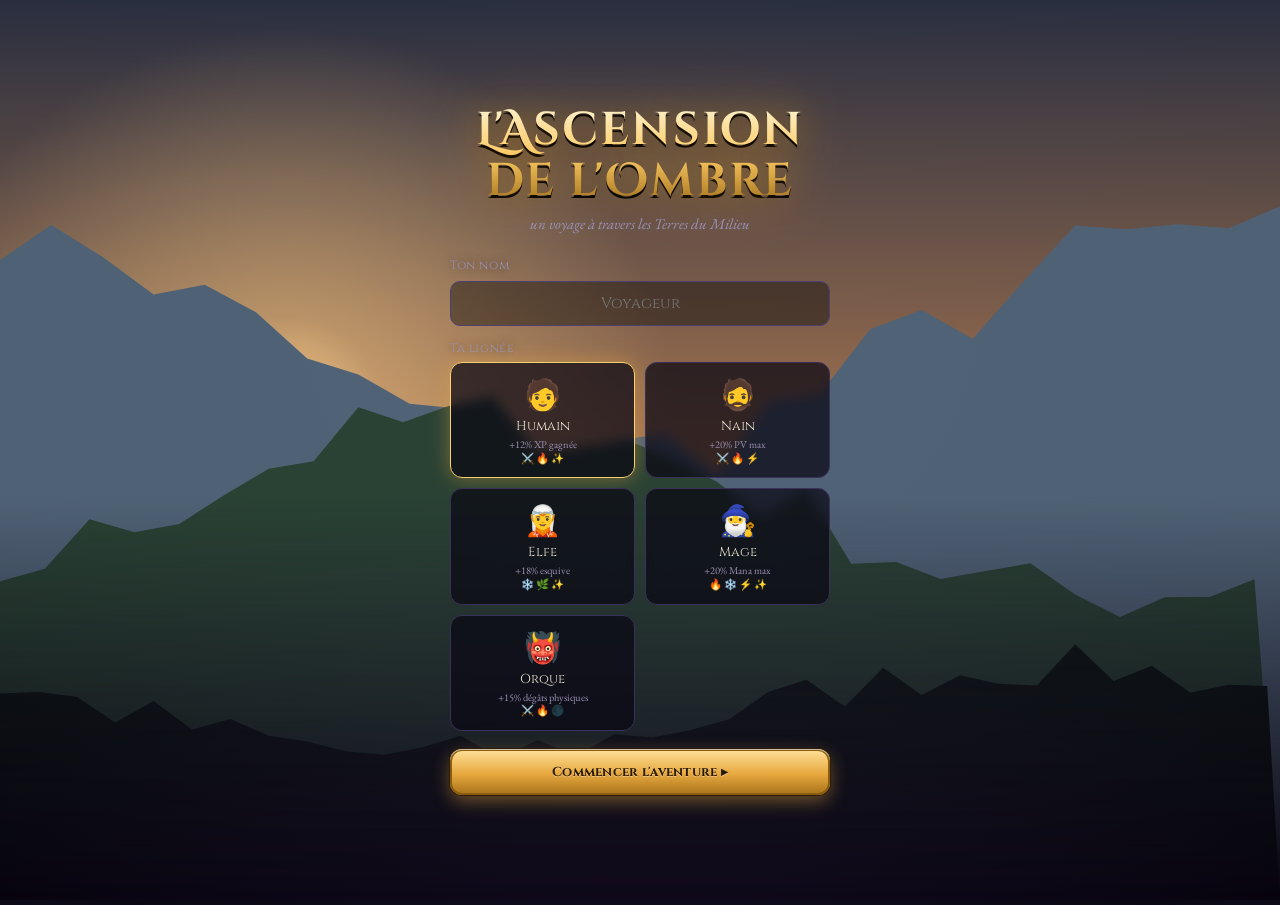
<file: index.html>
<!DOCTYPE html>
<html lang="fr">
<head>
<meta charset="UTF-8">
<meta name="viewport" content="width=device-width, initial-scale=1.0, maximum-scale=1.0, user-scalable=no">
<title>L'Ascension de l'Ombre</title>
<link rel="preconnect" href="https://fonts.googleapis.com">
<link rel="preconnect" href="https://fonts.gstatic.com" crossorigin>
<link href="https://fonts.googleapis.com/css2?family=Cinzel:wght@500;600;700;800&family=EB+Garamond:ital@0;1&family=Cinzel+Decorative:wght@700&display=swap" rel="stylesheet">
<link rel="stylesheet" href="styles.css">
</head>
<body>
<div id="app">
  <div id="topbar">
    <div class="res"><span class="ico">🪙</span><span class="v" id="rGold">0</span></div>
    <div class="res"><span class="ico">💎</span><span class="v" id="rEss">0</span></div>
    <div class="res"><span class="ico">⛏️</span><span class="v" id="rMat">0</span></div>
    <div class="res hidden" id="rEclWrap"><span class="ico">🖤</span><span class="v" id="rEcl">0</span></div>
    <div class="spacer"></div>
    <div class="res" id="regionPill">—</div>
    <div id="corrThread"><i id="corrBar"></i></div>
  </div>

  <div id="view">
    <!-- screens injected here -->
    <div class="screen" id="screen-map"></div>
    <div class="screen hidden" id="screen-party"></div>
    <div class="screen hidden" id="screen-bag"></div>
    <div class="screen hidden" id="screen-tech"></div>
    <div class="screen hidden" id="screen-hero"></div>

    <!-- battle overlays the view -->
    <div id="battle">
      <div class="field-fog"></div>
      <div id="embers"></div>
      <div id="initRibbon"></div>
      <div id="enemyRow"></div>
      <div id="combatLog"></div>
      <div id="turnBanner"></div>
      <div id="partyRow"></div>
      <div id="cmdDock"></div>
      <div id="fx"></div>
      <div id="flash"></div>
      <div id="resultOverlay"></div>
    </div>
  </div>

  <div id="nav">
    <button data-screen="map" class="on"><span class="ic">🗺️</span>Carte</button>
    <button data-screen="party"><span class="ic">⚔️</span>Équipe</button>
    <button data-screen="bag"><span class="ic">🎒</span>Sac</button>
    <button data-screen="tech"><span class="ic">📖</span>Techniques</button>
    <button data-screen="hero"><span class="ic">🛡️</span>Héros</button>
  </div>
</div>

<button id="battleFab" onclick="returnToBattle()" style="display:none">⚔️ Combat en cours ↩︎</button>
<div id="toast"></div>
<div id="title"></div>
<audio id="bgmAdventure" preload="auto" loop>
    <source src="audio/the-one-ring.mp3" type="audio/mpeg">
    Votre navigateur ne supporte pas la balise audio.
</audio>

<audio id="bgmNazgul" preload="auto" loop>
    <source src="audio/nazgul-theme.mp3" type="audio/mpeg">
    Votre navigateur ne supporte pas la balise audio.
</audio>
<script src="game.js"></script>
</body>
</html>
</file>
<file: styles.css>
/* ============================================================
   L'ASCENSION DE L'OMBRE — dark-fantasy JRPG
   Palette : abysse violacé, parchemin os, braise dorée,
   spectre cyan, sang, arcane (mana/corruption).
   ============================================================ */
:root{--abyss:#0c0a14; --shadow:#161226; --shadow2:#221b3a; --raised:#2c2348; --line:#3a315a; --line2:#4d4173; --bone:#ece4d3; --muted:#9b91b4; --faint:#6b6388; --ember:#e6a73e; --ember-bright:#ffd06b; --ember-glow:rgba(230,167,62,.45); --spectral:#6fd6c4; --blood:#d2495c; --arcane:#9a6cff; --arcane-bright:#bd9bff; --feu:#ff6b3d; --givre:#5ec8e0; --foudre:#f5d020; --nature:#7dc44a; --lumiere:#ffe9a8; --tenebres:#9a6cff; --physique:#cbb88f; --xp:#7dd0a8; --r:14px; --gap:14px;}
*{box-sizing:border-box; -webkit-tap-highlight-color:transparent;}
html,body{margin:0; height:100%;}
body{
  background:
    radial-gradient(1200px 700px at 50% -10%, #1d1636 0%, transparent 60%),
    radial-gradient(900px 600px at 90% 110%, #241a2e 0%, transparent 55%),
    var(--abyss);
  color:var(--bone); font-family:'EB Garamond',Georgia,serif;
  overflow:hidden; user-select:none; -webkit-user-select:none;
}
h1,h2,h3,h4,.cz{font-family:'Cinzel',serif; letter-spacing:.04em;}
button{font-family:inherit; color:inherit; cursor:pointer;}
.hidden{display:none !important;}
::-webkit-scrollbar{width:7px; height:7px;}
::-webkit-scrollbar-thumb{background:var(--line2); border-radius:4px;}

#app{position:fixed; inset:0; display:flex; flex-direction:column; max-width:560px; margin:0 auto;
  box-shadow:0 0 80px rgba(0,0,0,.6); transition:max-width .2s;}

/* ---------- TOP STATUS BAR ---------- */
#topbar{flex:0 0 auto; display:flex; align-items:center; gap:6px; padding:8px 12px; background:linear-gradient(180deg,#1a1430,#120e22); border-bottom:1px solid var(--line); font-family:'Cinzel'; font-size:12px; z-index:30; box-shadow:0 1px 0 rgba(230,167,62,.08), 0 2px 10px rgba(0,0,0,.4);}
#topbar .res{display:flex; align-items:center; gap:4px; padding:3px 8px; background:rgba(0,0,0,.35); border:1px solid var(--line); border-radius:20px; white-space:nowrap; box-shadow:inset 0 0 0 1px rgba(255,255,255,.03);}
#topbar .res .ico{font-size:13px;}
#topbar .res .v{color:var(--ember-bright); text-shadow:0 0 8px rgba(230,167,62,.25);}
#topbar .spacer{flex:1;}
#regionPill{color:var(--spectral); font-size:11px; opacity:.9;}

/* corruption thread */
#corrThread{position:absolute; left:0; right:0; bottom:-1px; height:2px; background:transparent;}
#corrThread i{display:block; height:100%; width:0%; background:linear-gradient(90deg,var(--arcane),var(--blood)); box-shadow:0 0 8px var(--arcane);}

/* ---------- MAIN VIEW ---------- */
#view{flex:1 1 auto; position:relative; overflow-y:auto; overflow-x:hidden;}
.screen{position:absolute; inset:0; padding:14px; overflow-y:auto; animation:fadein .25s ease;}
@keyframes fadein{from{opacity:0; transform:translateY(6px);} to{opacity:1; transform:none;}}
.panel-title{font-size:19px; color:var(--ember-bright); text-align:center; margin:6px 0 14px; text-shadow:0 0 14px var(--ember-glow); position:relative; display:block; font-family:'Cinzel Decorative','Cinzel',serif; font-weight:700; background:linear-gradient(180deg, #ffe9b0, var(--ember)); -webkit-background-clip:text; background-clip:text; -webkit-text-fill-color:transparent; animation:emberPulse 4.5s ease-in-out infinite; letter-spacing:.04em;}
.sub{color:var(--muted); font-size:13px; line-height:1.5;}

/* card */
.card{background:linear-gradient(180deg, rgba(34,28,52,.55), rgba(16,13,26,.62)); border:1px solid var(--line); border-radius:16px; padding:15px 15px; margin-bottom:var(--gap); box-shadow:0 6px 22px rgba(0,0,0,.28); position:relative;}

/* ---------- BOTTOM NAV ---------- */
#nav{flex:0 0 auto; display:flex; background:linear-gradient(0deg,#120e22,#1a1430); border-top:1px solid var(--line); z-index:30; box-shadow:0 -2px 0 rgba(230,167,62,.1), 0 -6px 16px rgba(0,0,0,.5);}
#nav button{flex:1; background:none; border:none; padding:9px 2px 8px; display:flex; flex-direction:column; align-items:center; gap:2px; color:var(--faint); font-family:'Cinzel'; font-size:9.5px; transition:.15s; position:relative;}
#nav button .ic{font-size:19px; filter:grayscale(.4) opacity(.7); transition:.15s;}
#nav button.on{color:var(--ember-bright);}
#nav button.on .ic{filter:none; transform:translateY(-2px); text-shadow:0 0 12px var(--ember-glow);}
#nav .badge{position:absolute; top:4px; margin-left:20px; background:var(--blood); color:#fff;
  font-size:8px; border-radius:10px; padding:0 4px; font-family:'Cinzel';}

/* ---------- PORTRAITS (image avec repli emoji automatique) ----------
   Chaque conteneur (.portrait, .pico, .iico, .summon-ico, .bc-ico,
   .feature-ico) fixe une largeur/hauteur + garde son font-size d'origine
   (repli emoji tant qu'aucun fichier assets/portraits/<id>.webp n'existe
   pour ce personnage — voir portraitTag() dans game.js). */
.portrait-wrap{position:relative; width:100%; height:100%; display:flex; align-items:center; justify-content:center; overflow:hidden; border-radius:14px; background:rgba(0,0,0,.25);}
.portrait-wrap img{width:100%; height:100%; object-fit:cover; object-position:top center; display:block; border-radius:inherit;}
.portrait-wrap .emoji-fallback{display:none; position:absolute; inset:0; align-items:center; justify-content:center; font-size:inherit; line-height:1;}
.portrait-emoji-only{display:flex; align-items:center; justify-content:center; width:100%; height:100%;}

/* ---------- BUTTONS ---------- */
.btn{display:inline-flex; align-items:center; justify-content:center; gap:6px; background:linear-gradient(180deg, rgba(58,49,90,.65), rgba(28,22,46,.8)); border:1px solid var(--line2); color:var(--bone); border-radius:12px; padding:11px 14px; font-family:'Cinzel'; font-size:13px; transition:.15s; box-shadow:0 1px 0 rgba(255,255,255,.04) inset, 0 2px 6px rgba(0,0,0,.35); letter-spacing:.02em;}
.btn:hover{filter:brightness(1.18); transform:translateY(-1px);}
.btn:active{transform:translateY(0);}
.btn:disabled{opacity:.4; pointer-events:none;}
.btn.gold{border-color:var(--ember); color:var(--ember-bright); box-shadow:0 0 0 1px rgba(255,208,107,.18) inset, 0 0 14px rgba(230,167,62,.18), 0 2px 6px rgba(0,0,0,.4); background:linear-gradient(180deg, rgba(230,167,62,.22), rgba(120,78,18,.18)); text-shadow:0 0 8px rgba(230,167,62,.35);}
.btn.ghost{background:rgba(0,0,0,.28); border-color:var(--line);}
.btn.sm{padding:7px 11px; font-size:11px; border-radius:10px;}
.btn.block{width:100%;}

/* type chip */
.tchip{display:inline-flex; align-items:center; gap:3px; font-family:'Cinzel'; font-size:9px;
  padding:1px 6px; border-radius:20px; border:1px solid currentColor; vertical-align:middle;}

/* bars */
.bar{height:9px; background:#000; border:1px solid var(--line); border-radius:999px; overflow:hidden; position:relative;}
.bar>i{display:block; height:100%; width:0; border-radius:5px; transition:width .35s cubic-bezier(.2,.8,.2,1);}
.bar.hp>i{background:linear-gradient(90deg,#7a2030,var(--blood),#ff8295);}
.bar.mp>i{background:linear-gradient(90deg,#3a2a78,var(--arcane),var(--arcane-bright));}
.bar.xp>i{background:linear-gradient(90deg,#1f6a4a,var(--xp));}

/* =================================================================
   COMBAT SCREEN  (the signature)
   enemies arrayed up top over a misty field, party portraits below,
   initiative ribbon, command menu docked at bottom.
   ================================================================= */
#battle{position:absolute; inset:0; display:none; flex-direction:column;
  background:
    radial-gradient(120% 80% at 50% 0%, #241a40 0%, transparent 55%),
    radial-gradient(100% 70% at 50% 100%, #18122c 0%, transparent 60%),
    linear-gradient(180deg,#0e0a1a,#070510);}
#battle.on{display:flex;}
.field-fog{position:absolute; inset:0; pointer-events:none; opacity:.5;
  background:radial-gradient(60% 40% at 50% 62%, rgba(120,90,180,.18), transparent 70%);}

/* initiative ribbon */
#initRibbon{flex:0 0 auto; display:flex; align-items:center; gap:5px; padding:8px 10px 6px;
  overflow-x:auto; z-index:5;}
#initRibbon .rlabel{font-family:'Cinzel'; font-size:9px; color:var(--faint); margin-right:4px; white-space:nowrap;}
.init-chip{flex:0 0 auto; width:32px; height:32px; border-radius:9px; display:flex; align-items:center;
  justify-content:center; font-size:17px; background:rgba(0,0,0,.4); border:1px solid var(--line); position:relative;}
.init-chip.enemy{border-color:#5a2740;}
.init-chip.cur{border-color:var(--ember-bright); box-shadow:0 0 12px var(--ember-glow); transform:scale(1.12);}
.init-chip.dead{opacity:.25; filter:grayscale(1);}

/* enemy row */
#enemyRow{flex:0 0 auto; display:flex; justify-content:center; align-items:flex-end; gap:14px;
  padding:6px 12px 4px; min-height:150px; z-index:4;}
.enemy-unit{display:flex; flex-direction:column; align-items:center; gap:5px; cursor:pointer; position:relative; transition:box-shadow .2s, transform .1s;}
.enemy-unit .portrait{width:74px; height:74px; font-size:56px; line-height:1; filter:drop-shadow(0 8px 12px rgba(0,0,0,.6));
  display:flex; align-items:center; justify-content:center;
  transition:transform .12s, filter .2s; animation:idleFloat 3.4s ease-in-out infinite;}
.enemy-unit .portrait .portrait-wrap{border-radius:16px; border:1px solid var(--line2);}
.enemy-unit.targeted .portrait{transform:scale(1.06);}
.enemy-unit.targeted::after{content:'▾'; position:absolute; top:-14px; color:var(--ember-bright); font-size:16px;
  animation:bobArrow .8s ease-in-out infinite; text-shadow:0 0 8px var(--ember-glow);}
@keyframes bobArrow{0%,100%{transform:translateY(0);} 50%{transform:translateY(4px);}}
@keyframes idleFloat{0%,100%{transform:translateY(0);} 50%{transform:translateY(-5px);}}
.enemy-unit .ename{font-family:'Cinzel'; font-size:10px; color:var(--bone); opacity:.9;}
.enemy-unit .ehp{width:74px;}
.enemy-unit.boss .portrait{width:96px; height:96px; font-size:76px; animation:bossPulse 2.6s ease-in-out infinite;}
@keyframes bossPulse{0%,100%{filter:drop-shadow(0 0 10px rgba(210,73,92,.4));} 50%{filter:drop-shadow(0 0 22px rgba(210,73,92,.8));}}
.statusline{display:flex; gap:2px; min-height:14px; justify-content:center; flex-wrap:wrap;}
.st{font-size:11px; padding:0 3px; border-radius:6px; border:1px solid currentColor; background:rgba(0,0,0,.4);}
.st sub{font-size:7px;}

/* party row */
#partyRow{flex:0 0 auto; display:flex; gap:6px; padding:8px 10px; z-index:6;}
.pmember{flex:1; min-width:0; background:linear-gradient(180deg,rgba(44,35,72,.85),rgba(22,18,38,.92));
  border:1px solid var(--line); border-radius:12px; padding:7px 8px 8px; position:relative; transition:.18s; min-width:0;}
.pmember.cur{border-color:var(--ember-bright); box-shadow:0 0 18px var(--ember-glow);}
.pmember.dead{opacity:.45; filter:grayscale(.7);}
.pmember .ptop{display:flex; align-items:center; gap:6px;}
.pmember .pico{width:32px; height:32px; font-size:22px; flex:0 0 auto; display:flex; align-items:center; justify-content:center;}
.pmember .pico .portrait-wrap{border-radius:9px;}
.pmember .pname{font-family:'Cinzel'; font-size:11px; overflow:hidden; text-overflow:ellipsis; white-space:nowrap;}
.pmember .plvl{font-size:9px; color:var(--faint);}
.pmember .pbars{margin-top:5px; display:flex; flex-direction:column; gap:3px;}
.pmember .pnum{font-size:9px; color:var(--muted); font-family:'Cinzel'; display:flex; justify-content:space-between;}

/* combat log */
#combatLog{flex:0 0 auto; height:42px; overflow:hidden; padding:2px 14px; text-align:center; font-size:12.5px; color:var(--muted); z-index:6; display:flex; flex-direction:column-reverse; max-height:88px;}
#combatLog div{padding:1px 0; line-height:1.25;}
#combatLog .lnew{color:var(--bone); animation:logpop .3s ease;}
@keyframes logpop{from{opacity:0; transform:translateY(4px);} to{opacity:1;}}

/* banner */
#turnBanner{flex:0 0 auto; text-align:center; font-family:'Cinzel'; font-size:13px; min-height:20px; z-index:6;}
#turnBanner .you{color:var(--ember-bright); text-shadow:0 0 10px var(--ember-glow); animation:breathe 1.5s ease-in-out infinite;}
#turnBanner .wait{color:var(--muted);}
#turnBanner .auto{color:var(--spectral);}
@keyframes breathe{0%,100%{opacity:.65;} 50%{opacity:1;}}

/* command dock */
#cmdDock{flex:0 0 auto; background:linear-gradient(0deg,#0a0716,#140f26); border-top:1px solid var(--line);
  padding:9px 10px calc(9px + env(safe-area-inset-bottom)); z-index:8; min-height:96px;}
.cmd-grid{display:grid; grid-template-columns:repeat(2,1fr); gap:7px;}
.cmd{background:linear-gradient(180deg,var(--raised),var(--shadow2)); border:1px solid var(--line2);
  border-radius:10px; padding:11px 8px; font-family:'Cinzel'; font-size:13px; display:flex; align-items:center;
  justify-content:center; gap:6px; transition:.12s;}
.cmd:hover{filter:brightness(1.2);}
.cmd:active{transform:scale(.97);}
.cmd.atk{border-color:var(--ember);}
.cmd.tech{border-color:var(--arcane);}
.cmd.def{border-color:var(--spectral);}
.cmd.item{border-color:var(--nature);}
.cmd:disabled{opacity:.4;}
.cmd-list{display:flex; flex-direction:column; gap:6px; max-height:190px; overflow-y:auto;}
.tech-row{display:flex; align-items:center; gap:8px; padding:9px 10px; border-radius:10px;
  background:rgba(0,0,0,.3); border:1px solid var(--line); transition:.12s;}
.tech-row:hover{border-color:var(--line2); background:rgba(0,0,0,.45);}
.tech-row:active{transform:scale(.99);}
.tech-row.dim{opacity:.45;}
.tech-row .ti{font-size:18px;}
.tech-row .tn{flex:1; font-family:'Cinzel'; font-size:12px; line-height:1.2;}
.tech-row .tn small{display:block; font-family:'EB Garamond'; font-size:10px; color:var(--faint); margin-top:1px; line-height:1.25;}
.tech-row .tc{font-size:11px; color:var(--arcane-bright); font-family:'Cinzel'; white-space:nowrap;}
.dock-head{display:flex; align-items:center; justify-content:space-between; margin-bottom:7px;}
.dock-head .dt{font-family:'Cinzel'; font-size:11px; color:var(--muted); letter-spacing:.08em;}
.back-x{background:rgba(0,0,0,.4); border:1px solid var(--line); border-radius:8px; padding:5px 11px; font-size:11px; font-family:'Cinzel'; color:var(--muted);}
.auto-pill{background:rgba(0,0,0,.4); border:1px solid var(--line); border-radius:20px; padding:5px 12px;
  font-family:'Cinzel'; font-size:10px; color:var(--muted);}
.auto-pill.on{border-color:var(--spectral); color:var(--spectral); box-shadow:0 0 10px rgba(111,214,196,.3);}

/* floating combat numbers + VFX */
#fx{position:absolute; inset:0; pointer-events:none; overflow:hidden; z-index:12;}
.fnum{position:absolute; font-family:'Cinzel'; font-weight:700; font-size:22px; pointer-events:none;
  text-shadow:0 2px 6px #000,0 0 10px rgba(0,0,0,.8); animation:fnumRise 1s ease-out forwards;}
.fnum.crit{font-size:30px; color:var(--ember-bright);}
.fnum.heal{color:var(--xp);}
.fnum.mana{color:var(--arcane-bright);}
.fnum.miss{color:var(--muted); font-style:italic;}
@keyframes fnumRise{0%{opacity:0; transform:translate(-50%,0) scale(.6);} 18%{opacity:1; transform:translate(-50%,-18px) scale(1.15);} 100%{opacity:0; transform:translate(-50%,-56px) scale(1);}}
.hitspark{position:absolute; width:80px; height:80px; transform:translate(-50%,-50%); pointer-events:none;}
.burst{position:absolute; border-radius:50%; transform:translate(-50%,-50%); pointer-events:none; mix-blend-mode:screen;}
@keyframes burstOut{0%{opacity:.95; transform:translate(-50%,-50%) scale(.2);} 100%{opacity:0; transform:translate(-50%,-50%) scale(2.6);}}
.slashfx{position:absolute; width:120px; height:6px; transform:translate(-50%,-50%) rotate(-35deg); border-radius:6px;
  background:linear-gradient(90deg,transparent,#fff,transparent); pointer-events:none; animation:slashGo .3s ease-out forwards;}
@keyframes slashGo{0%{opacity:0; transform:translate(-50%,-50%) rotate(-35deg) scaleX(.2);} 30%{opacity:1;} 100%{opacity:0; transform:translate(-50%,-50%) rotate(-35deg) scaleX(1.3);}}
.shk{animation:shk .32s ease;}
@keyframes shk{0%,100%{transform:translate(0,0);} 20%{transform:translate(-6px,3px);} 40%{transform:translate(6px,-3px);} 60%{transform:translate(-4px,2px);} 80%{transform:translate(4px,-2px);}}
.bigshk{animation:bigshk .5s ease;}
@keyframes bigshk{0%,100%{transform:translate(0,0);} 15%{transform:translate(-12px,6px) rotate(-1deg);} 35%{transform:translate(12px,-5px) rotate(1deg);} 55%{transform:translate(-9px,4px);} 75%{transform:translate(7px,-3px);}}
#flash{position:absolute; inset:0; background:#fff; opacity:0; pointer-events:none; z-index:13; transition:opacity .12s;}
.particle{position:absolute; pointer-events:none; border-radius:50%; animation:partFly .6s ease-out forwards;}
@keyframes partFly{0%{opacity:1; transform:translate(-50%,-50%);} 100%{opacity:0;}}
.projectile{position:absolute; width:22px; height:22px; border-radius:50%; transform:translate(-50%,-50%);
  pointer-events:none; mix-blend-mode:screen; z-index:14; filter:blur(1px);}
.dropfx{position:absolute; transform:translate(-50%,-50%); pointer-events:none; z-index:15; filter:drop-shadow(0 0 12px rgba(255,140,60,.9));}
.beamfx{position:absolute; width:30px; transform:translateX(-50%); pointer-events:none; z-index:14; border-radius:0 0 12px 12px;}
.shardfx{position:absolute; width:9px; height:24px; transform:translate(-50%,-50%); pointer-events:none; z-index:14;
  clip-path:polygon(50% 0,100% 100%,0 100%); border-radius:2px; mix-blend-mode:screen;}
.novafx{position:absolute; width:50px; height:50px; border:3px solid #fff; border-radius:50%; transform:translate(-50%,-50%); pointer-events:none; z-index:14;}
.ringhalo{position:absolute; width:160px; height:160px; transform:translate(-50%,-50%); pointer-events:none; z-index:15; border-radius:50%;
  border:6px solid var(--ember-bright); box-shadow:0 0 50px 12px rgba(255,180,70,.8), inset 0 0 40px rgba(120,40,160,.9);
  background:radial-gradient(circle, rgba(40,10,60,.5), transparent 70%);}
.cmd.ring{grid-column:1/-1; width:100%; border-color:var(--ember-bright); color:var(--ember-bright); background:linear-gradient(180deg, rgba(80,30,20,.5), rgba(40,12,50,.6)); letter-spacing:.5px; position:relative; overflow:hidden;}
.cmd.ring:hover{background:linear-gradient(180deg, rgba(120,45,30,.6), rgba(60,18,70,.7));}
/* embers / ambiance fantasy */
#embers{position:absolute; inset:0; pointer-events:none; z-index:2; overflow:hidden;}
.ember{position:absolute; bottom:-12px; width:4px; height:4px; border-radius:50%;
  background:radial-gradient(circle,#ffd28a,#ff7a2e); box-shadow:0 0 8px #ff8a3d; opacity:0; animation:emberRise linear infinite;}
@keyframes emberRise{0%{opacity:0; transform:translateY(0) translateX(0) scale(.6);}
  10%{opacity:.9;} 90%{opacity:.5;} 100%{opacity:0; transform:translateY(-120vh) translateX(var(--drift,20px)) scale(1.1);}}
.ring-card{background:linear-gradient(180deg, rgba(60,24,18,.45), rgba(28,16,40,.5)); border-color:rgba(255,170,80,.35);}

/* ---------- MAP ---------- */
#mapWrap{position:relative; padding:6px 0 30px;}
.zone-node{display:flex; align-items:center; gap:12px; padding:13px 14px; margin:0 0 10px; border-radius:14px; background:linear-gradient(180deg, rgba(44,35,72,.7), rgba(22,18,38,.78)); border:1px solid var(--line); position:relative; transition:.18s; box-shadow:0 3px 10px rgba(0,0,0,.3);}
.zone-node.locked{opacity:.5;}
.zone-node.current{border-color:var(--ember); box-shadow:0 0 22px var(--ember-glow); background:linear-gradient(180deg, rgba(230,167,62,.12), rgba(22,18,38,.8));}
.zone-node:not(.locked):hover{transform:translateX(3px); border-color:var(--line2);}
.zone-node .znum{font-family:'Cinzel Decorative'; font-size:20px; color:var(--ember); width:30px; text-align:center; flex:0 0 auto;}
.zone-node .zico{font-size:34px; flex:0 0 auto; filter:drop-shadow(0 2px 4px rgba(0,0,0,.5));}
.zone-node .zmid{flex:1; min-width:0;}
.zone-node .zname{font-family:'Cinzel'; font-size:14px; color:var(--bone);}
.zone-node .zdesc{font-size:12px; color:var(--muted); margin-top:1px;}
.zone-node .zmeta{font-size:10px; color:var(--faint); margin-top:3px; font-family:'Cinzel';}
.zone-node .zgo{flex:0 0 auto;}
.zconnector{width:2px; height:10px; background:var(--line); margin:0 auto -4px 30px; margin-top:-6px;}
.cleared-tag{position:absolute; top:8px; right:10px; font-size:10px; font-family:'Cinzel'; color:var(--xp); border:1px solid var(--xp); border-radius:10px; padding:0 6px;}

/* ---------- INVENTORY / EQUIP ---------- */
.equip-grid{display:grid; grid-template-columns:repeat(3,1fr); gap:8px; margin-bottom:8px;}
.eslot{background:rgba(0,0,0,.3); border:1px dashed var(--line2); border-radius:13px; padding:10px 8px; text-align:center; transition:.15s; cursor:pointer;}
.eslot.filled{border-style:solid;}
.eslot:hover{border-color:var(--ember);}
.eslot .eslico{font-size:24px; opacity:.85;}
.eslot .esllab{font-family:'Cinzel'; font-size:9px; color:var(--faint); margin-top:2px;}
.eslot .eitem{font-family:'Cinzel'; font-size:10.5px; margin-top:3px;}
.inv-item{display:flex; align-items:center; gap:10px; padding:11px 12px; border-radius:13px; margin-bottom:9px; background:linear-gradient(180deg,rgba(40,32,66,.6),rgba(22,18,38,.7)); border:1px solid var(--line); border-left-width:4px;}
.inv-item .iico{width:36px; height:36px; font-size:24px; flex:0 0 auto; display:flex; align-items:center; justify-content:center;}
.inv-item .iico .portrait-wrap{border-radius:9px;}
.inv-item .imid{flex:1; min-width:0;}
.inv-item .iname{font-family:'Cinzel'; font-size:12.5px;}
.inv-item .iaff{font-size:11px; color:var(--spectral); margin-top:2px; line-height:1.35;}
.inv-item .ipass{font-size:11px; color:var(--ember-bright); margin-top:1px; font-style:italic;}
.rar-0{border-left-color:#9a9a9a;} .rar-0 .iname{color:#c7c7c7;}
.rar-1{border-left-color:#5fae5f;} .rar-1 .iname{color:#8fe08f;}
.rar-2{border-left-color:#4f8fe0;} .rar-2 .iname{color:#8fc0ff;}
.rar-3{border-left-color:#b06fe0;} .rar-3 .iname{color:#d6a8ff;}
.rar-4{border-left-color:var(--ember);} .rar-4 .iname{color:var(--ember-bright);}
.rar-5{border-left-color:#ff5a7a;} .rar-5 .iname{color:#ff96ae; text-shadow:0 0 10px rgba(255,90,122,.5);}
.rar-6{border-left-color:#ffcf5c;} .rar-6 .iname{color:#ffcf5c; text-shadow:0 0 12px rgba(255,207,92,.55);}

/* stat allocate */
.stat-row{display:flex; align-items:center; gap:10px; padding:9px 4px; border-bottom:1px solid var(--line);}
.stat-row .sname{flex:1; font-family:'Cinzel'; font-size:13px;}
.stat-row .sval{font-family:'Cinzel'; font-size:15px; color:var(--ember-bright); width:42px; text-align:right;}
.stat-row .sdesc{font-size:10.5px; color:var(--faint);}
.plusbtn{width:30px; height:30px; border-radius:8px; border:1px solid var(--ember); background:rgba(230,167,62,.12);
  color:var(--ember-bright); font-size:18px; font-family:'Cinzel'; display:flex; align-items:center; justify-content:center;}
.plusbtn:disabled{opacity:.25; border-color:var(--line);}

/* technique tree */
.tech-card{display:flex; align-items:center; gap:10px; padding:10px; border-radius:11px; margin-bottom:7px; background:rgba(0,0,0,.28); border:1px solid var(--line); transition:.15s;}
.tech-card.learned{border-color:var(--spectral);}
.tech-card.equipped{border-color:var(--ember); box-shadow:0 0 14px var(--ember-glow) inset;}
.tech-card.locked{opacity:.5;}
.tech-card .tcico{font-size:24px;}
.tech-card .tcmid{flex:1; min-width:0;}
.tech-card .tcname{font-family:'Cinzel'; font-size:12.5px;}
.tech-card .tcmeta{font-size:11px; color:var(--muted); margin-top:2px;}

/* toast */
#toast{position:fixed; left:50%; bottom:90px; transform:translateX(-50%); z-index:200; display:flex; flex-direction:column; gap:6px; align-items:center; pointer-events:none; width:90%; max-width:480px;}
.toast{background:rgba(20,15,34,.96); border:1px solid var(--line2); border-radius:10px; padding:9px 14px;
  font-size:13px; box-shadow:0 8px 24px rgba(0,0,0,.5); animation:toastIn .3s ease, toastOut .3s ease 2.4s forwards; text-align:center;}
@keyframes toastIn{from{opacity:0; transform:translateY(10px);} to{opacity:1;}}
@keyframes toastOut{to{opacity:0; transform:translateY(-10px);}}

/* modal */
.modal-bg{position:fixed; inset:0; background:rgba(5,3,12,.8); z-index:150; display:flex; align-items:center; justify-content:center; padding:20px; animation:fadein .2s;}
.modal{background:linear-gradient(180deg,#241b3c,#160f28); border:1px solid var(--line2); border-radius:16px;
  padding:20px; max-width:440px; width:100%; max-height:84vh; overflow-y:auto; box-shadow:0 20px 60px rgba(0,0,0,.6);}
.modal h3{color:var(--ember-bright); text-align:center; margin:0 0 12px;}

/* victory overlay */
#resultOverlay{position:absolute; inset:0; background:radial-gradient(circle at 50% 40%, rgba(30,22,50,.9), rgba(8,5,16,.97));
  z-index:20; display:none; flex-direction:column; align-items:center; justify-content:center; gap:10px; padding:30px; text-align:center;}
#resultOverlay.on{display:flex; animation:fadein .4s;}
#resultOverlay h2{font-family:'Cinzel Decorative','Cinzel',serif; font-size:30px; margin:0; background:linear-gradient(180deg, #ffe9b0, var(--ember)); -webkit-background-clip:text; background-clip:text; -webkit-text-fill-color:transparent; text-shadow:0 0 30px var(--ember-glow);}
#resultOverlay.win h2{color:var(--ember-bright); text-shadow:0 0 24px var(--ember-glow);}
#resultOverlay.lose h2{color:var(--blood);}
.reward-line{font-size:14px; color:var(--bone);}
.reward-line .v{color:var(--ember-bright); font-family:'Cinzel';}
.loot-pop{font-family:'Cinzel'; font-size:13px; animation:logpop .4s ease;}

/* title screen */
#title{position:absolute; inset:0; z-index:120; display:flex; flex-direction:column; align-items:center; justify-content:center;
  padding:24px; text-align:center; gap:14px;
  background:radial-gradient(circle at 50% 30%, #221634, #07040f);}
#title h1{font-family:'Cinzel Decorative'; font-size:32px; line-height:1.1; color:var(--ember-bright); margin:0;
  text-shadow:0 0 30px var(--ember-glow);}
#title .tsub{color:var(--muted); font-size:15px; font-style:italic; margin-top:-6px;}
.choice-grid{display:grid; grid-template-columns:repeat(2,1fr); gap:10px; width:100%; margin-top:6px;}
.choice{background:rgba(0,0,0,.3); border:1px solid var(--line); border-radius:12px; padding:12px 8px; text-align:center; transition:.15s;}
.choice.sel{border-color:var(--ember); box-shadow:0 0 16px var(--ember-glow); background:rgba(230,167,62,.08);}
.choice .cico{font-size:30px;}
.choice .cname{font-family:'Cinzel'; font-size:13px; margin-top:3px;}
.choice .cdesc{font-size:10.5px; color:var(--muted); margin-top:3px; line-height:1.3;}
.field-input{width:100%; background:rgba(0,0,0,.4); border:1px solid var(--line2); border-radius:10px; padding:11px 14px;
  color:var(--bone); font-family:'Cinzel'; font-size:15px; text-align:center; margin-top:4px;}
.field-input:focus{outline:none; border-color:var(--ember);}

.empty-note{text-align:center; color:var(--faint); font-style:italic; padding:16px; font-size:13px; border-radius:13px; line-height:1.5;}
.divider{display:flex; align-items:center; gap:10px; margin:18px 0 10px; color:var(--ember); font-family:'Cinzel'; font-size:11.5px; letter-spacing:.08em; position:relative; text-align:center; text-transform:uppercase; opacity:.85;}
.divider::before,.divider::after{content:''; flex:1; height:1px; background:linear-gradient(90deg, transparent, var(--line2), transparent); position:absolute; top:50%; width:32%;}
.kv{display:flex; justify-content:space-between; padding:5px 0; border-bottom:1px solid var(--line); font-size:13px;}
.kv .k{color:var(--muted);} .kv .v{color:var(--bone); font-family:'Cinzel';}
.nazgul body, body.nazgul{--ember:#9a6cff; --ember-bright:#bd9bff; --ember-glow:rgba(154,108,255,.5);}
body.nazgul #app{box-shadow:0 0 80px rgba(120,40,160,.4);}
/* =================================================================
   ✦ FANTASY POLISH + RESPONSIVE (PC / MOBILE)
   ================================================================= */
body::before{content:''; position:fixed; inset:0; pointer-events:none; z-index:1;
  background:
    radial-gradient(120% 90% at 50% -20%, transparent 55%, rgba(0,0,0,.55) 100%),
    repeating-linear-gradient(135deg, rgba(255,255,255,.012) 0 2px, transparent 2px 5px);
  mix-blend-mode:overlay;}
body::after{content:''; position:fixed; left:-20%; right:-20%; top:0; height:100%; pointer-events:none; z-index:1;
  background:radial-gradient(60% 40% at 30% 30%, rgba(120,90,180,.06), transparent 60%),
             radial-gradient(50% 40% at 75% 70%, rgba(230,167,62,.05), transparent 60%);
  animation:fogDrift 26s ease-in-out infinite alternate;}
@keyframes fogDrift{0%{transform:translateX(-3%) translateY(0);}100%{transform:translateX(3%) translateY(-2%);}}
body.nazgul::after{background:radial-gradient(60% 50% at 50% 40%, rgba(210,73,92,.10), transparent 65%);}

.panel-title::before,.panel-title::after{content:'❧'; color:var(--ember); opacity:.55; font-size:13px; margin:0 10px; vertical-align:middle; -webkit-text-fill-color:var(--ember);}
.panel-title::after{transform:scaleX(-1); display:inline-block;}

.card::after{content:''; position:absolute; inset:0; border-radius:var(--r); pointer-events:none;
  box-shadow:inset 0 0 0 1px rgba(255,208,107,.07), inset 0 0 22px rgba(0,0,0,.35);}

.divider::before{left:0;} .divider::after{right:0; transform:scaleX(-1);}

.btn.gold:hover{box-shadow:0 0 0 1px rgba(255,208,107,.3) inset, 0 0 22px rgba(230,167,62,.35), 0 2px 8px rgba(0,0,0,.45);}

#nav button.on::after{content:''; position:absolute; left:24%; right:24%; bottom:3px; height:2px; border-radius:2px;
  background:linear-gradient(90deg,transparent,var(--ember-bright),transparent); box-shadow:0 0 8px var(--ember-glow);}

#battleFab{position:fixed; bottom:74px; left:50%; transform:translateX(-50%); z-index:120;
  display:flex; align-items:center; gap:8px; padding:11px 18px; border-radius:30px; border:1px solid var(--ember);
  background:linear-gradient(180deg,#3a2d18,#1c1430); color:var(--ember-bright); font-family:'Cinzel'; font-size:13px;
  box-shadow:0 6px 22px rgba(0,0,0,.55), 0 0 18px rgba(230,167,62,.3); animation:fabPulse 1.8s ease-in-out infinite;}
@keyframes fabPulse{0%,100%{box-shadow:0 6px 22px rgba(0,0,0,.55),0 0 12px rgba(230,167,62,.25);}50%{box-shadow:0 6px 22px rgba(0,0,0,.55),0 0 24px rgba(230,167,62,.5);}}

@media (min-width:760px){
  #app{max-width:min(96vw,1000px); border-left:1px solid var(--line); border-right:1px solid var(--line);
    background:linear-gradient(180deg, rgba(20,15,36,.4), rgba(8,5,16,.4));}
  .screen{padding:22px calc((100% - 680px)/2);}
  .panel-title{font-size:22px;}
  #enemyRow{gap:34px; padding-top:18px;}
  .enemy-unit .eico{font-size:62px;}
  #partyRow{gap:14px; padding:12px 16px;}
  .pmember{padding:10px 12px;}
  #cmdDock{padding:14px 18px;}
  .cmd{font-size:14px; padding:14px;}
  #combatLog{font-size:13px;}
}
@media (min-width:1100px){
  #app{max-width:1120px;}
  .screen{padding:24px calc((100% - 760px)/2);}
}
@media (hover:hover){
  .inv-item:hover,.tech-card:hover,.zone-card:hover{filter:brightness(1.08);}
}
@media (max-width:380px){
  #topbar{font-size:11px; gap:4px; padding:7px 8px;}
  #nav button{font-size:9px;}
  .panel-title{font-size:16px;}
}

/* ============================================================
   CARTE D'AVENTURE (style Slay the Spire)
   ============================================================ */
.sts-legend{display:flex; flex-wrap:wrap; justify-content:center; gap:5px 12px; margin:4px 0 8px;
  font-family:'Cinzel'; font-size:10px; color:var(--muted);}
.sts-legend span{display:inline-flex; align-items:center; gap:3px;}
.sts-legend i{font-style:normal; font-size:12px;}
.sts-wrap{position:relative; border-radius:var(--r);
  background:
    radial-gradient(120% 80% at 50% 0%, rgba(230,167,62,.06), transparent 60%),
    linear-gradient(180deg, rgba(28,22,46,.85), rgba(14,11,24,.92));
  border:1px solid var(--line); box-shadow:inset 0 0 40px rgba(0,0,0,.5), 0 0 0 1px rgba(230,167,62,.06);
  padding:6px; overflow:hidden;}
.sts-wrap::before{content:''; position:absolute; inset:0; pointer-events:none; border-radius:var(--r);
  background:radial-gradient(80% 60% at 50% 110%, rgba(154,108,255,.10), transparent 70%);}
.sts-svg{display:block; width:100%; height:auto; max-height:62vh;}
.sts-svg text{font-family:'Apple Color Emoji','Segoe UI Emoji','Noto Color Emoji',sans-serif; pointer-events:none;}
.sts-svg g[onclick]:hover circle{stroke:var(--ember-bright) !important;}
.sts-svg g[onclick]:active{transform:scale(.96); transform-origin:center;}

/* ============================================================
   CURSEURS DE VOLUME
   ============================================================ */
.vol-row{display:flex; align-items:center; gap:9px; margin-top:6px;}
.vol-ico{font-size:13px; opacity:.8;}
.vol-val{font-family:'Cinzel'; font-size:11px; color:var(--ember-bright); width:40px; text-align:right;}
.vol-slider{-webkit-appearance:none; appearance:none; flex:1; height:6px; border-radius:6px; background:linear-gradient(90deg, var(--ember) 0 var(--p,50%), var(--shadow2) var(--p,50%) 100%); outline:none; border:1px solid var(--line);}
.vol-slider:disabled{opacity:.4;}
.vol-slider::-webkit-slider-thumb{-webkit-appearance:none; appearance:none; width:16px; height:16px; border-radius:50%;
  background:radial-gradient(circle at 35% 30%, #fff3d4, var(--ember) 70%); border:1px solid #5a3e10;
  box-shadow:0 0 8px var(--ember-glow); cursor:pointer;}
.vol-slider::-moz-range-thumb{width:16px; height:16px; border-radius:50%;
  background:radial-gradient(circle at 35% 30%, #fff3d4, var(--ember) 70%); border:1px solid #5a3e10;
  box-shadow:0 0 8px var(--ember-glow); cursor:pointer;}

/* ============================================================
   HABILLAGE — touche plus fantaisiste (boutons, titres, cartes)
   ============================================================ */
@keyframes emberPulse{0%,100%{text-shadow:0 0 10px var(--ember-glow), 0 1px 0 #000;}50%{text-shadow:0 0 20px var(--ember-glow), 0 0 32px rgba(230,167,62,.25), 0 1px 0 #000;}}

/* boutons : relief doré, parchemin */

/* cartes : coins ornés + liseré chaud */
.card::before{content:''; position:absolute; top:6px; left:6px; right:6px; height:1px;
  background:linear-gradient(90deg, transparent, rgba(230,167,62,.25), transparent); pointer-events:none;}
.cz{font-family:'Cinzel'; letter-spacing:.05em; text-shadow:0 0 10px rgba(0,0,0,.5);}

/* zones de la carte du monde : un peu plus vivantes */

/* dividers : tonalité braise */

/* barre du haut : reflet doré subtil */

/* overlay de résultat : titre flamboyant */

/* ============================================================
   AJOUTS UI — modes de région, grimoire multi-perso, cooldowns
   ============================================================ */
/* Boutons à deux lignes (Exploration / Aventure) */
.mode-btn{flex-direction:column; gap:2px; padding:11px 10px; line-height:1.15;}
.mode-btn small{display:block; font-family:'EB Garamond',serif; font-size:10.5px;
  color:var(--muted); font-weight:400; letter-spacing:0; text-transform:none;}
.mode-btn.gold small{color:rgba(255,233,176,.7);}

/* Barre de sélection du grimoire (héros + compagnons) */
.who-bar{display:flex; gap:6px; flex-wrap:wrap; justify-content:center;
  padding:8px; border-radius:var(--r);
  background:linear-gradient(180deg, rgba(40,32,66,.45), rgba(20,16,32,.5));
  border:1px solid var(--line);}
.who-bar .btn{padding:5px 9px; font-size:11px;}

/* Badge de cooldown dans le dock de combat */
.tech-row .tc.cd{color:var(--givre); font-family:'Cinzel'; font-weight:600;
  text-shadow:0 0 8px rgba(94,200,224,.4);}

/* Marqueurs d'efficacité ▲ / ▼ : un peu plus lisibles */

/* affinage cartes techniques */
.tech-card:not(.locked):hover{border-color:var(--line2); transform:translateX(2px);}

/* curseurs de volume : piste un peu plus contrastée */

/* ============================================================
   LISIBILITÉ DU COMBAT — efficacité, infos cible, récap effets
   ============================================================ */
.eff-pill{display:inline-block; font-size:9.5px; font-weight:700; padding:1px 6px; border-radius:999px;
  margin-left:5px; vertical-align:middle; letter-spacing:.02em; border:1px solid transparent;}
.eff-pill.good{color:#9be08f; background:rgba(120,200,110,.14); border-color:rgba(120,200,110,.4);}
.eff-pill.bad{color:#ff9aa9; background:rgba(210,73,92,.14); border-color:rgba(210,73,92,.4);}
.eff-pill.crit{color:#ffd06b; background:rgba(230,167,62,.16); border-color:rgba(230,167,62,.45);}
.eff-pill.neu{color:var(--muted); background:rgba(150,140,170,.12);}

.target-strip{display:flex; align-items:center; gap:8px; flex-wrap:wrap;
  font-size:11px; padding:6px 10px; margin:2px 0 8px; border-radius:10px;
  background:linear-gradient(180deg, rgba(60,24,30,.4), rgba(28,16,28,.5)); border:1px solid var(--line);}
.mu{font-size:11px; font-weight:600;}
.mu.good{color:#9be08f;} .mu.bad{color:#ff9aa9;}

.ehp-num{font-size:9.5px; color:var(--muted); margin-top:2px; font-variant-numeric:tabular-nums;}
.emu{font-size:11px; margin-top:2px; display:flex; gap:7px; justify-content:center;}

.cmd.info-btn{width:48px; min-width:48px; flex:0 0 auto; font-size:16px; border-color:var(--spectral);}
.info-list{max-height:230px;}
.info-sec{padding:7px 9px; border:1px solid var(--line); border-radius:10px; margin-bottom:7px;
  background:rgba(20,16,32,.5); font-size:12px;}
.info-sec b{color:var(--ember-bright); font-family:'Cinzel'; font-size:11.5px;}
.info-sec .mini{color:var(--muted); font-size:10.5px;}
.fx-row{display:flex; justify-content:space-between; gap:8px; margin-top:4px; align-items:baseline;}
.fx-row .st{font-size:12px; font-weight:600;}
.chart-row{display:flex; justify-content:space-between; gap:6px; margin-top:3px; font-size:11px; align-items:center;}
.chart-row .cg{color:#9be08f;} .chart-row .cb{color:#ff9aa9;}
.dock-head .st{font-size:13px; margin-left:1px;}

/* ============================================================
   TALENTS & DÉFIS (progression)
   ============================================================ */
.tal-branch{margin-bottom:8px;}
.tal-bh{font-family:'Cinzel'; font-size:12px; color:var(--ember-bright); letter-spacing:.04em;
  border-bottom:1px solid var(--line); padding-bottom:3px; margin-bottom:5px;}
.tal-node{display:flex; align-items:center; gap:8px; padding:5px 6px; border-radius:9px; margin-bottom:4px;
  background:rgba(20,16,32,.45); border:1px solid transparent;}
.tal-node.on{border-color:var(--ember); background:rgba(230,167,62,.08);}
.tal-node.locked{opacity:.5;}
.tal-mid{flex:1; min-width:0;}
.tal-n{font-size:12.5px; font-weight:600;}
.tal-rank{font-family:'Cinzel'; font-size:11px; color:var(--ember-bright); margin-left:4px;}
.tal-d{font-size:10.5px; color:var(--muted); line-height:1.25;}
.tal-node .plusbtn{flex:0 0 auto;}

.chal{display:flex; gap:10px; align-items:center; padding:9px 11px; border-radius:12px; margin-bottom:7px;
  background:linear-gradient(180deg, rgba(40,32,66,.4), rgba(20,16,32,.5)); border:1px solid var(--line);}
.chal.done{border-color:var(--ember);}
.chal.claimed{opacity:.6;}
.chal-mid{flex:1; min-width:0;}
.chal-n{font-family:'Cinzel'; font-size:12.5px; color:var(--bone);}
.chal-d{font-size:11px; color:var(--muted); margin-top:1px;}
.chal-meta{font-size:10px; color:var(--faint); margin-top:4px;}
.chal-tag{font-size:10.5px; color:var(--muted); font-family:'Cinzel';}
.chal-tag.pending{color:var(--faint);}
.badge-dot{color:var(--ember-bright); font-size:11px; vertical-align:middle; animation:emberPulse 2s infinite;}

/* ============================================================
   ARBRE DE COMPÉTENCES PAR RACE / ÉVOLUTION / NAZGÛL
   ============================================================ */
.skilltree{display:flex; flex-direction:column; align-items:stretch;}
.skill-tier{display:flex; gap:7px; flex-wrap:wrap; justify-content:center;}
.skill-link{text-align:center; color:var(--ember); opacity:.5; line-height:.9; font-size:14px; margin:1px 0;}
.skill-node{flex:1 1 44%; min-width:140px; display:flex; align-items:center; gap:7px; padding:7px 8px; border-radius:11px;
  background:rgba(20,16,32,.5); border:1px solid var(--line); transition:.15s;}
.skill-node.on{border-color:var(--ember); background:rgba(230,167,62,.09); box-shadow:0 0 12px rgba(230,167,62,.12) inset;}
.skill-node.cap{border-style:dashed; border-color:var(--ember-bright);}
.skill-node.cap.on{box-shadow:0 0 16px var(--ember-glow);}
.skill-node.locked{opacity:.45;}
.sk-mid{flex:1; min-width:0;}
.sk-n{font-size:12px; font-weight:600;}
.sk-rank{font-family:'Cinzel'; font-size:10.5px; color:var(--ember-bright); margin-left:3px;}
.sk-d{font-size:10px; color:var(--muted); line-height:1.2;}
.sk-req{font-size:9.5px; color:var(--blood); margin-top:1px; min-height:0;}
.skill-node .plusbtn{flex:0 0 auto;}

.evo-opt{display:flex; align-items:center; gap:9px; padding:8px 9px; border-radius:11px; margin-bottom:6px;
  background:linear-gradient(180deg, rgba(60,40,90,.35), rgba(20,16,32,.5)); border:1px solid var(--line2);}
.evo-mid{flex:1; min-width:0;}
.evo-n{font-family:'Cinzel'; font-size:12.5px; color:var(--bone);}
.evo-d{font-size:10.5px; color:var(--muted); margin-top:1px;}

.naz-note{justify-content:center !important; color:#ff7a9c; font-style:italic; font-size:10.5px;
  text-shadow:0 0 8px rgba(255,45,106,.4); letter-spacing:.02em;}

/* ============================================================
   ANIMATIONS — plus de pêche
   ============================================================ */
@keyframes critPop{0%{transform:scale(.4) rotate(-8deg);opacity:0;}40%{transform:scale(1.5) rotate(4deg);opacity:1;}100%{transform:scale(1) rotate(0);opacity:1;}}
.flytext.crit{animation:critPop .35s cubic-bezier(.2,1.5,.4,1) both, floatUp 1.1s ease-out .35s forwards;
  font-size:1.5em !important; color:#ffd06b !important; text-shadow:0 0 12px var(--ember-glow),0 2px 0 #3a1500;}
.statusline .st{animation:stPulse 2.2s ease-in-out infinite;}
@keyframes stPulse{0%,100%{filter:drop-shadow(0 0 1px currentColor);}50%{filter:drop-shadow(0 0 5px currentColor);}}
.enemy-unit.targeted{box-shadow:0 0 0 2px var(--ember-bright), 0 0 18px var(--ember-glow);}
.cmd:active,.tech-row:active,.skill-node:active{transform:scale(.97);}
.cmd.ring::after{content:''; position:absolute; inset:0; background:linear-gradient(110deg,transparent 30%,rgba(255,208,107,.18) 50%,transparent 70%);
  transform:translateX(-100%); animation:ringShine 3.2s ease-in-out infinite;}
@keyframes ringShine{0%,60%{transform:translateX(-100%);}100%{transform:translateX(100%);}}

/* ============================================================
   INVENTAIRE PAR EMPLACEMENT + VENTE RAPIDE
   ============================================================ */
.eslot.sel{border-color:var(--ember-bright)!important; box-shadow:0 0 0 2px var(--ember), 0 0 14px var(--ember-glow);}
.eslot:active{transform:scale(.96);}
.slot-bar{display:flex; justify-content:space-between; align-items:center; gap:8px; flex-wrap:wrap;
  margin-top:9px; padding:8px 11px; border-radius:11px; font-size:12px;
  background:linear-gradient(180deg, rgba(60,48,90,.4), rgba(20,16,32,.5)); border:1px solid var(--line2);}
.qsell{padding:12px 13px;}
.qs-title{font-family:'Cinzel'; font-size:12.5px; color:var(--ember-bright); text-align:center; margin-bottom:8px;}
.qs-row{display:grid; grid-template-columns:repeat(4,1fr); gap:6px;}
.qs-row .btn{padding:7px 4px; font-size:11px;}

/* ============================================================
   POLISH UI — plus d'espace, plus net, moins chargé
   ============================================================ */
.screen, #screen-map, #screen-bag, #screen-hero, #screen-tech, #screen-party{ padding-bottom:24px; }
/* cartes d'objet plus aérées */
/* barres plus fines et élégantes */
.bar i{ border-radius:999px; }
/* navigation : plus respirante */
.nav .navbtn{ padding:9px 4px; }
/* limite le bruit visuel : le journal de combat reste compact */

/* ============================================================
   MÉTA-PROGRESSION — hub (langues, quêtes, invocation, synergies,
   ascension) et modales associées. Anciennement injecté à
   l'exécution en JS ; vit maintenant ici, comme le reste du CSS.
   ============================================================ */
.v03-grid{display:grid; grid-template-columns:repeat(2,1fr); gap:7px;}
.v03-grid .btn{min-height:46px;}
.v03-lang-row{display:flex; gap:7px; flex-wrap:wrap;}
.v03-lang-row .btn{flex:1; min-width:92px;}
.v03-modal{position:fixed; inset:0; background:rgba(4,2,10,.82); z-index:100; display:flex; align-items:center; justify-content:center; padding:18px; backdrop-filter:blur(5px);}
.v03-modal-box{width:min(430px,100%); background:linear-gradient(180deg,#2c2348,#120d20); border:1px solid var(--ember); border-radius:18px; padding:20px; box-shadow:0 20px 80px #000;}
.offline-grid{display:grid; grid-template-columns:repeat(2,1fr); gap:8px; margin:15px 0;}
.offline-grid>div{padding:13px; text-align:center; background:rgba(0,0,0,.28); border:1px solid var(--line); border-radius:12px; font-size:22px;}
.offline-grid b{display:block; color:var(--ember-bright); font-family:'Cinzel'; font-size:15px; margin-top:3px;}
.offline-grid small{display:block; color:var(--muted); font-size:10px;}

/* ============================================================
   INVOCATION — une seule séquence mise en scène : montée en
   tension (orbe qui pulse), éclat au climax (anneaux + particules
   + tremblement au-delà de Rare), puis révélation de la carte.
   Durée/intensité scalent avec la rareté tirée (rar-0 à rar-5,
   mêmes 6 paliers/couleurs que le butin).
   ============================================================ */
.summon-reveal{position:fixed; inset:0; z-index:200; display:flex; align-items:center; justify-content:center; padding:20px; opacity:0; pointer-events:none; transition:opacity .35s ease;}
.summon-reveal.on{opacity:1; pointer-events:auto;}
.summon-stage{position:relative; width:min(340px,100%); min-height:380px; display:flex; flex-direction:column; align-items:center; justify-content:center; text-align:center;}
.summon-vignette{position:absolute; inset:-30px; border-radius:28px; pointer-events:none; background:radial-gradient(circle at 50% 42%, rgba(255,255,255,.08), var(--abyss) 72%); box-shadow:inset 0 0 90px 20px rgba(0,0,0,.7);}
.summon-vignette.rar-3, .summon-vignette.rar-4, .summon-vignette.rar-5, .summon-vignette.rar-6{background:radial-gradient(circle at 50% 42%, rgba(255,255,255,.14), var(--abyss) 72%);}
.summon-fx{position:absolute; inset:0; pointer-events:none; overflow:visible; z-index:1;}
.summon-orb{position:absolute; left:50%; top:42%; width:64px; height:64px; border-radius:50%; transform:translate(-50%,-50%); background:radial-gradient(circle,#fff,var(--ember) 55%,transparent 75%); box-shadow:0 0 40px 10px var(--ember-glow); animation:summonPulse 1.1s ease-in-out infinite; transition:opacity .3s ease; z-index:1;}
.summon-orb.rar-0{background:radial-gradient(circle,#fff,#9a9a9a 55%,transparent 75%); box-shadow:0 0 22px 6px rgba(154,154,154,.45); animation-duration:.9s;}
.summon-orb.rar-1{background:radial-gradient(circle,#fff,#5fae5f 55%,transparent 75%); box-shadow:0 0 24px 6px rgba(95,174,95,.45); animation-duration:.95s;}
.summon-orb.rar-2{background:radial-gradient(circle,#fff,#4f8fe0 55%,transparent 75%); box-shadow:0 0 28px 8px rgba(79,143,224,.5); animation-duration:1s;}
.summon-orb.rar-3{background:radial-gradient(circle,#fff,#b06fe0 55%,transparent 75%); box-shadow:0 0 32px 9px rgba(176,111,224,.55); animation-duration:.85s;}
.summon-orb.rar-4{background:radial-gradient(circle,#fff,var(--ember) 55%,transparent 75%); box-shadow:0 0 44px 12px var(--ember-glow); animation-duration:.7s;}
.summon-orb.rar-5{background:radial-gradient(circle,#fff,#ff5a7a 55%,transparent 75%); box-shadow:0 0 54px 16px rgba(255,90,122,.6); animation-duration:.55s;}
.summon-orb.rar-6{background:radial-gradient(circle,#fff,#ffcf5c 55%,transparent 75%); box-shadow:0 0 64px 20px rgba(255,207,92,.65); animation-duration:.45s;}
@keyframes summonPulse{0%,100%{transform:translate(-50%,-50%) scale(.85); opacity:.8;} 50%{transform:translate(-50%,-50%) scale(1.14); opacity:1;}}
.summon-reveal.reveal .summon-orb{opacity:0;}
.summon-orb.summon-burst{animation:none; transform:translate(-50%,-50%) scale(2.6); opacity:0; transition:transform .5s ease-out, opacity .5s ease-out;}
.summon-jitter{animation:summonJitter .09s linear infinite;}
@keyframes summonJitter{0%{transform:translate(0,0);} 25%{transform:translate(-2px,1px);} 50%{transform:translate(2px,-1px);} 75%{transform:translate(-1px,-2px);} 100%{transform:translate(1px,2px);}}
.summon-ringfx{position:absolute; left:50%; top:42%; width:70px; height:70px; border:3px solid #fff; border-radius:50%; transform:translate(-50%,-50%); pointer-events:none;}
.summon-particle{position:absolute; left:50%; top:42%; border-radius:50%; pointer-events:none;}
.summon-card{position:relative; z-index:2; opacity:0; transform:scale(.82) translateY(14px); transition:opacity .5s cubic-bezier(.2,.8,.3,1.1), transform .5s cubic-bezier(.2,.8,.3,1.1); background:linear-gradient(180deg,rgba(40,32,66,.88),rgba(18,14,30,.92)); border:1px solid var(--line2); border-radius:20px; padding:24px 20px; width:min(270px,88%);}
.summon-reveal.reveal .summon-card{opacity:1; transform:scale(1) translateY(0);}
.summon-card.rar-0{border-color:#9a9a9a; box-shadow:0 0 30px rgba(154,154,154,.15);}
.summon-card.rar-1{border-color:#5fae5f; box-shadow:0 0 30px rgba(95,174,95,.18);}
.summon-card.rar-2{border-color:#4f8fe0; box-shadow:0 0 30px rgba(79,143,224,.2);}
.summon-card.rar-3{border-color:#b06fe0; box-shadow:0 0 34px rgba(176,111,224,.25);}
.summon-card.rar-4{border-color:var(--ember); box-shadow:0 0 40px var(--ember-glow);}
.summon-card.rar-5{border-color:#ff5a7a; box-shadow:0 0 46px rgba(255,90,122,.35);}
.summon-card.rar-6{border-color:#ffcf5c; box-shadow:0 0 60px rgba(255,207,92,.5); background:linear-gradient(180deg,rgba(58,42,20,.9),rgba(18,12,8,.94));}
.summon-rar-tag{display:inline-block; font-family:'Cinzel'; font-size:11px; letter-spacing:.06em; padding:4px 12px; border-radius:999px; border:1px solid currentColor; margin-bottom:10px;}
.summon-rar-tag.rar-0{color:#c7c7c7;} .summon-rar-tag.rar-1{color:#8fe08f;} .summon-rar-tag.rar-2{color:#8fc0ff;}
.summon-rar-tag.rar-3{color:#d6a8ff;} .summon-rar-tag.rar-4{color:var(--ember-bright);} .summon-rar-tag.rar-5{color:#ff96ae;}
.summon-rar-tag.rar-6{color:#ffcf5c;}
.summon-ico{width:104px; height:104px; font-size:52px; margin:0 auto 6px; filter:drop-shadow(0 4px 10px rgba(0,0,0,.5)); display:flex; align-items:center; justify-content:center;}
.summon-ico .portrait-wrap{border-radius:18px; border:1px solid rgba(255,255,255,.15);}
.summon-name{font-family:'Cinzel Decorative'; font-size:19px; margin-bottom:4px;}
.summon-name.rar-0{color:#e6e6e6;} .summon-name.rar-1{color:#8fe08f;} .summon-name.rar-2{color:#8fc0ff;}
.summon-name.rar-3{color:#d6a8ff;} .summon-name.rar-4{color:var(--ember-bright);} .summon-name.rar-5{color:#ff96ae; text-shadow:0 0 16px rgba(255,90,122,.5);}
.summon-name.rar-6{color:#ffcf5c; text-shadow:0 0 18px rgba(255,207,92,.6);}
.summon-role{color:var(--muted); font-size:12px;}
.summon-continue{position:relative; z-index:2; margin-top:20px; opacity:0; pointer-events:none; transition:opacity .3s ease .1s;}

/* ============================================================
   BANNIÈRE TEMPORAIRE & FORGE DE L'ANNEAU
   ============================================================ */
.feature-ico{width:88px; height:88px; font-size:44px; margin:4px auto 0; display:flex; align-items:center; justify-content:center;}
.feature-ico .portrait-wrap{border-radius:18px; border:1px solid rgba(255,255,255,.15);}
.banner-btn{background:linear-gradient(180deg,#3a2a6b,#241a44); border:1px solid #6a52c9; color:#d8c8ff;}
.banner-card{border:1px solid #ff96ae; box-shadow:0 0 26px rgba(255,90,122,.18);}
.banner-timer{font-size:11px; color:var(--muted); letter-spacing:.04em;}
.ring-btn{background:linear-gradient(180deg,#4a3410,#241708); border:1px solid #ffcf5c; color:#ffe6a3; font-family:'Cinzel'; letter-spacing:.03em;}
.ring-card{border:1px solid #ffcf5c; box-shadow:0 0 30px rgba(255,207,92,.2); text-align:center;}
.ring-progress{height:10px; border-radius:6px; background:rgba(255,255,255,.08); overflow:hidden; margin:10px 0;}
.ring-progress i{display:block; height:100%; background:linear-gradient(90deg,#a3701c,#ffcf5c);}
.ally-special{margin-top:8px; padding:8px 10px; border-radius:10px; background:rgba(255,207,92,.08); border:1px solid rgba(255,207,92,.35);}
.ally-special.locked{background:rgba(255,255,255,.04); border:1px dashed var(--line2); opacity:.75;}
.ally-special .asn{font-family:'Cinzel'; font-size:12px; color:#ffcf5c;}
.ally-special.locked .asn{color:var(--muted);}
.ally-special .asd{font-size:11px; color:var(--bone); margin-top:2px;}

/* ============================================================
   LORE — modale narrative affichée au premier lancement d'une zone
   ============================================================ */
.lore-modal{max-width:380px;}
.lore-text{font-style:italic; line-height:1.65; color:var(--bone); max-height:48vh; overflow-y:auto; margin:4px 0 6px; font-family:'EB Garamond'; font-size:15px;}

/* ============================================================
   RÉVÉLATION GROUPÉE (x5 / x10) & ASCENSION (doublons d'invocation)
   ============================================================ */
.summon-dupe{margin-top:8px; font-family:'Cinzel'; font-size:12px; color:#ffcf5c;}
.batch-modal{max-width:420px; max-height:82vh; display:flex; flex-direction:column;}
.batch-grid{display:grid; grid-template-columns:repeat(3,1fr); gap:8px; overflow-y:auto; max-height:56vh; padding:2px;}
.batch-card{border:1px solid var(--line2); border-radius:12px; padding:10px 6px; text-align:center; background:rgba(255,255,255,.03);}
.batch-card.rar-0{border-color:#8a8a8a;} .batch-card.rar-1{border-color:#8fe08f;} .batch-card.rar-2{border-color:#8fc0ff;}
.batch-card.rar-3{border-color:#d6a8ff; box-shadow:0 0 12px rgba(214,168,255,.25);}
.batch-card.rar-4{border-color:var(--ember-bright); box-shadow:0 0 14px var(--ember-glow);}
.batch-card.rar-5{border-color:#ff96ae; box-shadow:0 0 16px rgba(255,90,122,.35);}
.batch-card .bc-ico{width:52px; height:52px; font-size:28px; margin:0 auto; display:flex; align-items:center; justify-content:center;}
.batch-card .bc-ico .portrait-wrap{border-radius:11px;}
.batch-card .bc-name{font-family:'Cinzel'; font-size:11px; margin-top:4px; overflow:hidden; text-overflow:ellipsis; white-space:nowrap;}
.batch-card .bc-rar{font-size:9px; color:var(--muted); margin-top:1px;}
.batch-card .bc-tag{font-size:9px; margin-top:4px; color:#ffcf5c;}
.summon-reveal.reveal .summon-continue{opacity:1; pointer-events:auto;}

/* ============================================================
   ONGLETS DE LA CARTE — remplace l'empilement de cartes par
   4 sections (Aventure/Camp/Destin/Modes), une à la fois.
   ============================================================ */
.map-tabs{display:flex; gap:6px; margin-bottom:12px; overflow-x:auto; padding-bottom:2px;}
.map-tab{flex:1; min-width:0; background:var(--shadow2); border:1px solid var(--line); color:var(--muted); border-radius:12px; padding:9px 4px; font-family:'Cinzel'; font-size:11px; white-space:nowrap; transition:background .15s,border-color .15s,color .15s;}
.map-tab.on{background:linear-gradient(180deg,var(--raised),var(--shadow2)); border-color:var(--ember); color:var(--ember-bright);}

/* cartes cliquables des modes de jeu */
.mode-card{display:flex; align-items:center; gap:12px; cursor:pointer; transition:border-color .15s,transform .1s;}
.mode-card:active{transform:scale(.98);}
.mode-card:hover{border-color:var(--line2);}
.mode-card-ico{font-size:30px; flex-shrink:0;}
.mode-card-mid{flex:1; min-width:0;}
.mode-card-n{font-family:'Cinzel'; font-size:14px; color:var(--bone);}
.mode-card-d{font-size:11.5px; color:var(--muted); margin-top:2px;}
.mode-card-go{font-size:18px; color:var(--ember); flex-shrink:0;}

/* ============================================================
   CARTE « SCÈNE » — paysage par zone, rail de zones, orbes PV/Mana
   ============================================================ */
.screen.aventure-mode{padding:0 0 28px;}
.zscene{position:relative;height:clamp(390px,58vh,500px);overflow:hidden;--zc:#ffd08a;}
.zs-art,.zs-art svg{position:absolute;inset:0;width:100%;height:100%;}
.zs-art{animation:zsSwap .7s cubic-bezier(.2,.7,.2,1);}
@keyframes zsSwap{from{opacity:0;transform:scale(1.07);}to{opacity:1;transform:none;}}
#zsFx{position:absolute;inset:0;width:100%;height:100%;pointer-events:none;z-index:1;}
.zs-tw{animation:zsTw 3s ease-in-out infinite;}@keyframes zsTw{50%{opacity:.2;}}
.zs-mist{position:absolute;left:-30%;width:160%;height:140px;z-index:2;pointer-events:none;filter:blur(18px);opacity:.5;background:radial-gradient(50% 50% at 50% 50%,var(--mist,#fff4),transparent 100%);}
.zs-mist.m1{bottom:90px;animation:zsDrift 26s ease-in-out infinite alternate;}
.zs-mist.m2{bottom:40px;opacity:.35;animation:zsDrift 38s ease-in-out infinite alternate-reverse;}
@keyframes zsDrift{to{transform:translateX(18%);}}
.zscene::after{content:"";position:absolute;inset:0;z-index:3;pointer-events:none;background:linear-gradient(rgba(8,6,16,.7),transparent 26%,transparent 42%,rgba(12,10,20,.82) 78%,var(--abyss) 100%);}
.zs-tabs{position:absolute;z-index:4;top:0;left:0;right:0;padding:10px 12px 0;}
.zs-tabs .map-tabs{margin:0;gap:2px;}
.zs-tabs .map-tab{background:transparent;border:0;border-radius:0;color:rgba(236,228,211,.7);font-size:12.5px;padding:10px 2px 12px;position:relative;text-shadow:0 1px 6px #000;}
.zs-tabs .map-tab.on{background:transparent;color:var(--ember-bright);}
.zs-tabs .map-tab.on::after{content:"";position:absolute;left:16%;right:16%;bottom:3px;height:2px;background:linear-gradient(90deg,transparent,var(--ember-bright),transparent);box-shadow:0 0 12px var(--ember);}
.zs-title{position:absolute;z-index:4;left:0;right:0;bottom:12px;text-align:center;padding:0 22px;}
.zs-kick{display:inline-flex;align-items:center;gap:7px;padding:4px 14px;border-radius:99px;font-family:'Cinzel';font-size:11px;color:var(--bone);background:rgba(10,8,18,.62);border:1px solid var(--line2);backdrop-filter:blur(6px);}
.zs-kick i{width:8px;height:8px;border-radius:50%;display:inline-block;}
.zs-name{font-family:'Cinzel Decorative','Cinzel',serif;font-weight:700;font-size:clamp(26px,7.6vw,38px);line-height:1.12;margin:10px 0 2px;letter-spacing:.03em;background:linear-gradient(#fff3c9 10%,var(--ember-bright) 50%,#9a6a18);-webkit-background-clip:text;background-clip:text;color:transparent;filter:drop-shadow(0 2px 0 #000) drop-shadow(0 0 18px var(--ember-glow));}
.zs-orn{display:flex;align-items:center;justify-content:center;gap:10px;color:var(--ember);font-size:12px;margin:2px 0 6px;}
.zs-orn::before,.zs-orn::after{content:"";height:1px;width:70px;background:linear-gradient(90deg,transparent,var(--ember));}
.zs-orn::after{transform:scaleX(-1);}
.zs-desc{margin:0 auto;max-width:34ch;font-size:16.5px;line-height:1.35;color:#eadfc6;text-shadow:0 1px 8px #000;}

/* rail de zones */
.zs-rail{display:flex;gap:6px;overflow-x:auto;scroll-snap-type:x mandatory;padding:12px calc(50% - 40px) 8px;scrollbar-width:none;margin-top:-4px;position:relative;z-index:5;}
.zs-rail::-webkit-scrollbar{display:none;}
.zn{flex:none;width:80px;scroll-snap-align:center;display:flex;flex-direction:column;align-items:center;gap:6px;background:none;border:0;padding:0;transition:transform .3s;}
.zn .med{width:62px;height:62px;border-radius:50%;display:grid;place-items:center;position:relative;font-size:28px;background:radial-gradient(circle at 35% 28%,var(--raised),var(--shadow) 70%);box-shadow:0 0 0 2px var(--line2),0 0 0 4px var(--abyss),0 0 0 5px var(--line),0 6px 14px #000a;transition:.3s;}
.zn.sel{transform:translateY(-4px);}
.zn.sel .med{box-shadow:0 0 0 2px var(--ember-bright),0 0 0 4px var(--abyss),0 0 0 5px var(--ember),0 0 26px var(--ember-glow);animation:zsPulse 3s ease-in-out infinite;}
@keyframes zsPulse{50%{filter:brightness(1.25);}}
.zn.lock .med{filter:grayscale(.8) brightness(.7);font-size:22px;}
.zn-n{font-family:'Cinzel';font-size:10px;color:var(--faint);text-align:center;line-height:1.15;height:24px;}
.zn.sel .zn-n{color:var(--bone);}
.zn-ok{position:absolute;right:-2px;bottom:-2px;width:20px;height:20px;border-radius:50%;background:var(--shadow);border:1px solid var(--xp);color:var(--xp);font-size:11px;font-style:normal;display:grid;place-items:center;}

/* panneau d'action */
.zs-panel{margin:4px 14px 0;padding:16px 14px 14px;border-radius:22px;background:linear-gradient(180deg,rgba(44,35,72,.75),rgba(16,13,26,.9));border:1px solid var(--line2);box-shadow:inset 0 1px 0 rgba(255,255,255,.08),inset 0 0 0 3px #0c0a14,inset 0 0 0 4px var(--line),0 18px 40px rgba(0,0,0,.6);}
.zs-facts{display:flex;justify-content:center;flex-wrap:wrap;gap:6px 14px;font-family:'Cinzel';font-size:11px;color:var(--muted);margin-bottom:10px;}
.zs-facts b{color:var(--bone);font-weight:600;}
.zs-rew{display:flex;align-items:center;justify-content:center;flex-wrap:wrap;gap:7px;margin-bottom:14px;font-size:13px;color:var(--muted);}
.zs-rec{display:inline-flex;align-items:center;gap:6px;padding:2px 11px 2px 3px;border-radius:99px;background:#0e0a18;border:1px solid var(--line2);color:var(--bone);}
.zs-rec i{width:22px;height:22px;border-radius:50%;display:grid;place-items:center;font-style:normal;font-size:13px;background:linear-gradient(var(--ember-bright),var(--ember));}
.zs-lock{display:flex;gap:10px;align-items:center;justify-content:center;text-align:center;margin-bottom:14px;padding:9px 12px;border-radius:12px;background:rgba(210,73,92,.12);border:1px solid rgba(210,73,92,.5);color:#f0a8b2;font-size:14.5px;}
.zs-hud{display:grid;grid-template-columns:86px 1fr 86px;gap:12px;align-items:center;}
.zs-orb{width:86px;height:86px;border-radius:50%;position:relative;overflow:hidden;background:#0a0610;--p:1;box-shadow:0 0 0 3px #7c6129,0 0 0 5px var(--abyss),0 0 0 6px var(--line),0 0 26px var(--gl),inset 0 0 20px #000;}
.zs-orb.hp{--c1:#ff6a7a;--c2:#8c1630;--gl:rgba(210,73,92,.4);}
.zs-orb.mp{--c1:#a98bff;--c2:#2d1b82;--gl:rgba(154,108,255,.4);}
.zs-orb .w{position:absolute;width:230%;aspect-ratio:1;left:-65%;top:calc((1 - var(--p))*100%);border-radius:43%;background:radial-gradient(circle at 50% 22%,var(--c1),var(--c2) 38%);animation:zsSpin 9s linear infinite;}
.zs-orb .w.b{opacity:.45;animation-duration:6s;animation-direction:reverse;border-radius:39%;}
@keyframes zsSpin{to{transform:rotate(360deg);}}
.zs-orb::after{content:"";position:absolute;top:7%;left:15%;width:42%;height:24%;border-radius:50%;background:linear-gradient(#fff9,#fff0);transform:rotate(-28deg);}
.zs-orb b,.zs-orb small{position:absolute;left:0;right:0;text-align:center;z-index:2;text-shadow:0 1px 4px #000;font-family:'Cinzel';}
.zs-orb b{top:29px;font-size:17px;}.zs-orb small{top:52px;font-size:10px;color:rgba(255,255,255,.7);}
.zs-btns{display:grid;gap:9px;min-width:0;}
.zs-btn{position:relative;overflow:hidden;width:100%;border-radius:14px;text-align:center;font-family:'Cinzel';font-weight:700;font-size:15px;line-height:1.1;padding:8px 8px 7px;transition:transform .12s,filter .2s;}
.zs-btn small{display:block;font:500 11.5px 'EB Garamond',serif;margin-top:2px;opacity:.8;}
.zs-btn:active{transform:scale(.96);}
.zs-btn.main{min-height:60px;color:#2a1a00;border:0;background:linear-gradient(#ffe29a,#e6a73e 55%,#a8721a);box-shadow:inset 0 1px 0 #fff9,inset 0 0 0 2px #8a5c10,0 0 0 1px #2a1a04,0 6px 18px var(--ember-glow);}
.zs-btn.main::after{content:"";position:absolute;top:0;bottom:0;width:36%;left:-50%;background:linear-gradient(100deg,transparent,rgba(255,255,255,.55),transparent);transform:skewX(-20deg);animation:zsShine 5s 1.2s infinite;}
@keyframes zsShine{0%{left:-50%;}22%,100%{left:130%;}}
.zs-btn.alt{min-height:52px;color:var(--bone);border:0;background:linear-gradient(var(--raised),var(--shadow));box-shadow:inset 0 0 0 1px var(--ember),inset 0 1px 0 rgba(255,255,255,.1),0 4px 10px rgba(0,0,0,.5);}
.zs-btn:disabled{filter:grayscale(1) brightness(.5);cursor:not-allowed;}
.zs-btn:disabled::after{display:none;}
.zs-rest{justify-self:center;font-family:'Cinzel';font-size:11px;color:var(--bone);padding:4px 12px;border-radius:99px;background:#0e0a18;border:1px solid var(--line2);}
.zs-rest em{font-style:normal;color:var(--ember-bright);}

/* barre du haut et nav : même finition */
#topbar .res{border-color:#6e5528;background:rgba(14,11,24,.7);}
#nav button.on .ic{filter:drop-shadow(0 0 8px var(--ember));}
@media (min-width:700px){.zscene{height:480px;}.zs-panel{margin:4px 24px 0;}}
@media (prefers-reduced-motion:reduce){.zs-art,.zs-mist,.zs-tw,.zs-orb .w,.zs-btn.main::after,.zn.sel .med{animation:none!important;}}

/* ============================================================
   DESIGN V2 — couche globale « fantasy premium »
   ============================================================ */
#app{background:linear-gradient(180deg,rgba(12,10,20,.0),rgba(12,10,20,.0));}
#app::before{content:"";position:absolute;inset:0;pointer-events:none;z-index:0;opacity:.05;background:url("data:image/svg+xml,%3Csvg xmlns='http://www.w3.org/2000/svg' width='140' height='140'%3E%3Cfilter id='n'%3E%3CfeTurbulence baseFrequency='.85' numOctaves='2'/%3E%3C/filter%3E%3Crect width='140' height='140' filter='url(%23n)'/%3E%3C/svg%3E");}
#topbar{background:linear-gradient(180deg,#1f1740,#100b1f);border-bottom:1px solid #6e5528;box-shadow:0 1px 0 rgba(255,208,107,.12),0 6px 18px rgba(0,0,0,.55);}
#topbar .res{background:linear-gradient(180deg,rgba(0,0,0,.55),rgba(20,14,34,.6));border:1px solid #6e5528;box-shadow:inset 0 1px 0 rgba(255,255,255,.08),0 1px 3px rgba(0,0,0,.5);padding:3px 10px;font-size:12.5px;}
#nav{background:linear-gradient(180deg,#171029,#08060f);border-top:1px solid #6e5528;box-shadow:0 -10px 28px rgba(0,0,0,.6),0 -1px 0 rgba(255,208,107,.14);padding-bottom:env(safe-area-inset-bottom,0px);}
#nav button{padding:10px 2px 9px;font-size:10px;letter-spacing:.04em;}
#nav button .ic{font-size:22px;}
#nav button.on::before{content:"";position:absolute;top:0;left:22%;right:22%;height:3px;border-radius:0 0 5px 5px;background:var(--ember-bright);box-shadow:0 0 14px var(--ember),0 2px 18px var(--ember-glow);}
#nav button.on{background:radial-gradient(70% 90% at 50% 0%,rgba(230,167,62,.16),transparent 75%);}
.card{background:linear-gradient(180deg,rgba(46,37,76,.66),rgba(15,12,27,.82));border:1px solid #4d4173;border-radius:18px;box-shadow:inset 0 1px 0 rgba(255,255,255,.08),inset 0 0 0 3px rgba(8,6,14,.55),inset 0 0 0 4px rgba(110,85,40,.4),0 12px 28px rgba(0,0,0,.42);}
.btn{background:linear-gradient(180deg,#3d3365,#1e1838);border:1px solid #5d4f8c;border-radius:12px;box-shadow:inset 0 1px 0 rgba(255,255,255,.14),0 3px 8px rgba(0,0,0,.5);text-shadow:0 1px 2px rgba(0,0,0,.6);}
.btn.gold{color:#ffe7a8;border-color:#e6a73e;background:linear-gradient(180deg,rgba(230,167,62,.38),rgba(110,70,14,.5));box-shadow:inset 0 1px 0 rgba(255,235,170,.35),0 0 16px rgba(230,167,62,.22),0 3px 8px rgba(0,0,0,.5);}
.btn.gold:not(.sm){color:#2a1a00;text-shadow:0 1px 0 rgba(255,255,255,.35);border:0;background:linear-gradient(#ffe29a,#e6a73e 55%,#a8721a);box-shadow:inset 0 1px 0 #fff9,inset 0 0 0 2px #8a5c10,0 0 0 1px #2a1a04,0 6px 18px var(--ember-glow);font-weight:700;}
.btn.ghost{background:rgba(0,0,0,.35);box-shadow:none;}
.bar{height:11px;background:#07050d;border:1px solid #2c2348;box-shadow:inset 0 2px 4px rgba(0,0,0,.7);}
.bar::after{content:"";position:absolute;left:0;right:0;top:0;height:45%;background:linear-gradient(rgba(255,255,255,.3),transparent);pointer-events:none;border-radius:999px;}
.bar.hp>i{background:linear-gradient(90deg,#8c1630,#d2495c 60%,#ff8a9a);box-shadow:0 0 8px rgba(210,73,92,.55);}
.bar.mp>i{background:linear-gradient(90deg,#2d1b82,#7a4fe0 60%,#bd9bff);box-shadow:0 0 8px rgba(154,108,255,.5);}
.bar.xp>i{background:linear-gradient(90deg,#1f6a4a,#4fb88a 60%,#9ff0c8);box-shadow:0 0 8px rgba(125,208,168,.4);}
.inv-item{border-radius:14px;border-color:#3a315a;transition:.15s;}
.inv-item:hover{transform:translateX(2px);border-color:#5d4f8c;}
.inv-item.rar-0{box-shadow:inset 22px 0 26px -22px #9a9a9a,0 3px 10px rgba(0,0,0,.35);}
.inv-item.rar-1{box-shadow:inset 22px 0 26px -22px #5fae5f,0 3px 10px rgba(0,0,0,.35);}
.inv-item.rar-2{box-shadow:inset 22px 0 26px -22px #4f8fe0,0 3px 10px rgba(0,0,0,.35);}
.inv-item.rar-3{box-shadow:inset 22px 0 26px -22px #b06fe0,0 3px 10px rgba(0,0,0,.35);}
.inv-item.rar-4{box-shadow:inset 22px 0 26px -22px var(--ember),0 3px 10px rgba(0,0,0,.35);}
.inv-item.rar-5{box-shadow:inset 22px 0 26px -22px #ff5a7a,0 3px 10px rgba(0,0,0,.35);}
.inv-item.rar-6{box-shadow:inset 22px 0 26px -22px #ffcf5c,0 3px 10px rgba(0,0,0,.35);}

.eslot{background:radial-gradient(100% 100% at 50% 0%,rgba(60,48,100,.45),rgba(0,0,0,.45));border:1px solid #4d4173;box-shadow:inset 0 0 0 3px rgba(8,6,14,.6),inset 0 0 14px rgba(0,0,0,.6);}
.eslot:hover{border-color:var(--ember);box-shadow:inset 0 0 0 3px rgba(8,6,14,.6),0 0 16px var(--ember-glow);}
.plusbtn{width:34px;height:34px;border-radius:50%;border:0;color:#2a1a00;font-weight:700;background:linear-gradient(#ffe29a,#e6a73e 60%,#a8721a);box-shadow:inset 0 1px 0 #fff9,0 0 12px var(--ember-glow),0 3px 6px rgba(0,0,0,.5);}
.plusbtn:active{transform:scale(.9);}
.stat-row{border-bottom:1px solid rgba(77,65,115,.55);}
.tech-card,.chal{border-radius:14px;background:linear-gradient(180deg,rgba(46,37,76,.5),rgba(16,13,28,.65));border-color:#3a315a;}
.tech-card:hover{border-color:var(--arcane);box-shadow:0 0 14px rgba(154,108,255,.25);}
.mode-card:hover{border-color:var(--ember);transform:translateY(-2px);box-shadow:0 8px 22px rgba(0,0,0,.45),0 0 18px var(--ember-glow);}
.divider{color:var(--ember-bright);opacity:1;text-shadow:0 0 10px var(--ember-glow);}
.modal{background:linear-gradient(180deg,#2a2048,#140e26);border:1px solid #6e5528;border-radius:20px;box-shadow:inset 0 0 0 3px #0c0916,inset 0 0 0 4px rgba(110,85,40,.45),0 26px 70px rgba(0,0,0,.75);}
.v03-modal{backdrop-filter:blur(7px);background:rgba(6,4,12,.72);}
.toast{background:linear-gradient(180deg,#241b3c,#140e26);border:1px solid #b88a2f;box-shadow:0 10px 30px rgba(0,0,0,.65),0 0 18px var(--ember-glow);}
.summon-card{border:1px solid #b88a2f;box-shadow:inset 0 0 0 3px #0c0916,inset 0 0 0 4px rgba(110,85,40,.5),0 0 40px var(--ember-glow);}
.banner-card{box-shadow:0 0 30px rgba(255,90,122,.25),inset 0 0 0 3px rgba(8,6,14,.5);}

/* ============================================================
   COMBAT V2 — arène illustrée, ennemis sur socle, HUD d'équipe
   ============================================================ */
#battle{z-index:60;background:#07050f;}
#battleArena{position:absolute;left:0;right:0;top:0;height:62%;z-index:0;pointer-events:none;-webkit-mask-image:linear-gradient(#000 62%,transparent);mask-image:linear-gradient(#000 62%,transparent);}
#battleArena svg{width:100%;height:100%;display:block;}
#battleArena::after{content:"";position:absolute;inset:0;background:radial-gradient(90% 70% at 50% 40%,transparent 30%,rgba(6,4,12,.75));}
#battle::after{content:"";position:absolute;left:0;right:0;bottom:0;height:46%;z-index:1;pointer-events:none;background:linear-gradient(transparent,rgba(7,5,15,.85) 40%,#07050f);}
#embers{z-index:2;}
#initRibbon,#enemyRow,#combatLog,#turnBanner,#partyRow,#cmdDock{position:relative;}
#initRibbon{z-index:6;padding:10px 12px 4px;gap:6px;}
.init-chip{width:36px;height:36px;border-radius:50%;background:radial-gradient(circle at 35% 28%,#3a2f55,#0e0a18 75%);border:2px solid #4d4173;box-shadow:0 3px 8px rgba(0,0,0,.6);font-size:18px;}
.init-chip.enemy{border-color:#8c3a55;}
.init-chip.cur{border-color:var(--ember-bright);box-shadow:0 0 0 2px rgba(0,0,0,.7),0 0 18px var(--ember),0 3px 8px rgba(0,0,0,.6);transform:scale(1.2);z-index:2;}
#enemyRow{min-height:210px;gap:8px;padding:14px 10px 8px;align-items:flex-end;z-index:5;}
.enemy-unit{flex:1;max-width:150px;}
.enemy-unit .portrait{position:relative;width:96px;height:96px;font-size:70px;filter:drop-shadow(0 10px 10px rgba(0,0,0,.7));}
.enemy-unit .portrait::after{content:"";position:absolute;left:8%;right:8%;bottom:-10px;height:16px;border-radius:50%;background:radial-gradient(ellipse,rgba(0,0,0,.75),transparent 70%);z-index:-1;}
.enemy-unit.boss .portrait{width:132px;height:132px;font-size:104px;}
.enemy-unit.boss{max-width:190px;}
.enemy-unit .ename{font-size:11.5px;text-shadow:0 1px 6px #000,0 0 10px #000;font-weight:600;}
.enemy-unit .ehp{width:100%;max-width:110px;}
.enemy-unit.targeted .portrait{filter:drop-shadow(0 0 16px var(--ember)) drop-shadow(0 10px 10px rgba(0,0,0,.7));}
.enemy-unit.targeted::after{top:-6px;font-size:20px;}
#combatLog{height:auto;min-height:44px;max-height:64px;margin:0 14px;padding:6px 12px;border-radius:12px;background:rgba(10,7,20,.55);border:1px solid rgba(77,65,115,.5);backdrop-filter:blur(6px);justify-content:flex-end;z-index:6;}
#turnBanner{margin:8px 0 2px;font-size:13px;letter-spacing:.1em;text-transform:uppercase;z-index:6;}
#turnBanner .you{font-size:14px;}
#partyRow{gap:8px;padding:8px 10px;z-index:6;}
.pmember{border-radius:16px;background:linear-gradient(180deg,rgba(52,41,86,.9),rgba(16,12,30,.96));border:1px solid #4d4173;padding:8px 9px 9px;box-shadow:inset 0 1px 0 rgba(255,255,255,.08),0 6px 14px rgba(0,0,0,.5);}
.pmember.cur{border-color:var(--ember-bright);box-shadow:inset 0 1px 0 rgba(255,235,170,.2),0 0 0 1px rgba(255,208,107,.4),0 0 24px var(--ember-glow),0 6px 14px rgba(0,0,0,.5);transform:translateY(-4px);}
.pmember .pico{width:40px;height:40px;font-size:26px;border-radius:50%;box-shadow:0 0 0 2px #6e5528,0 0 0 3px #120d08;overflow:hidden;background:#0c0916;}
.pmember .pico .portrait-wrap{border-radius:50%;}
.pmember .pname{font-size:12px;font-weight:600;}
.pmember .pbars{margin-top:6px;gap:4px;}
.pmember .pbars .bar{height:9px;}
.pmember .pnum{font-size:9.5px;}
#cmdDock{background:linear-gradient(180deg,rgba(18,13,34,.96),#07050f);border-top:1px solid #6e5528;box-shadow:0 -12px 30px rgba(0,0,0,.6),0 -1px 0 rgba(255,208,107,.12);padding:12px 12px calc(12px + env(safe-area-inset-bottom,0px));}
.cmd-grid{gap:9px;}
.cmd{padding:15px 8px;border-radius:14px;font-size:14.5px;font-weight:600;letter-spacing:.03em;background:linear-gradient(180deg,#3a3060,#1b1535);border:1px solid #5d4f8c;box-shadow:inset 0 1px 0 rgba(255,255,255,.14),0 4px 10px rgba(0,0,0,.55);}
.cmd.atk{background:linear-gradient(180deg,#f6c25a,#c98a22 55%,#8a5a12);color:#2a1700;border:1px solid #ffdf8a;text-shadow:0 1px 0 rgba(255,255,255,.35);box-shadow:inset 0 1px 0 #fff9,0 0 18px var(--ember-glow),0 4px 10px rgba(0,0,0,.55);}
.cmd.tech{border-color:var(--arcane);box-shadow:inset 0 1px 0 rgba(255,255,255,.14),0 0 14px rgba(154,108,255,.25),0 4px 10px rgba(0,0,0,.55);}
.cmd.def{border-color:var(--spectral);}
.cmd.item{border-color:var(--nature);}
.tech-row{border-radius:12px;background:linear-gradient(180deg,rgba(52,41,86,.55),rgba(14,10,26,.7));}
#resultOverlay{background:radial-gradient(circle at 50% 38%,rgba(52,38,90,.92),rgba(7,5,15,.98));backdrop-filter:blur(4px);z-index:70;}
#resultOverlay h1,#resultOverlay h2{font-family:'Cinzel Decorative','Cinzel',serif;font-size:36px;margin:0;background:linear-gradient(#fff3c9,var(--ember-bright) 50%,#9a6a18);-webkit-background-clip:text;background-clip:text;color:transparent;filter:drop-shadow(0 2px 0 #000) drop-shadow(0 0 22px var(--ember-glow));}
#resultOverlay.lose h1,#resultOverlay.lose h2{background:linear-gradient(#ffc0c8,var(--blood) 55%,#5a0f1d);-webkit-background-clip:text;background-clip:text;filter:drop-shadow(0 2px 0 #000) drop-shadow(0 0 22px rgba(210,73,92,.5));}
.reward-line{padding:6px 14px;border-radius:99px;background:rgba(0,0,0,.4);border:1px solid #4d4173;}
/* ajustements combat */
#enemyRow{flex:1 1 auto;align-items:center;padding-bottom:18px;}
#battleArena{height:72%;}
#battleArena::after{background:radial-gradient(100% 80% at 50% 45%,transparent 40%,rgba(6,4,12,.6));}
.enemy-unit .portrait .portrait-wrap,.enemy-unit .portrait .portrait-emoji-only{background:radial-gradient(circle at 50% 45%,rgba(255,255,255,.07),transparent 68%);border:0;box-shadow:none;}
#nav button.on::after{display:none !important;}
.zscene{height:clamp(330px,43vh,430px);}
@media (min-width:700px){.zscene{height:420px;}}
/* l'or plein est réservé aux CTA pleine largeur */
.btn.gold:not(.block):not(.sm){color:#ffe7a8;text-shadow:0 1px 2px rgba(0,0,0,.6);border:1px solid #e6a73e;background:linear-gradient(180deg,rgba(230,167,62,.38),rgba(110,70,14,.5));box-shadow:inset 0 1px 0 rgba(255,235,170,.35),0 0 16px rgba(230,167,62,.22),0 3px 8px rgba(0,0,0,.5);font-weight:500;}
.btn.gold.block{color:#2a1a00;text-shadow:0 1px 0 rgba(255,255,255,.35);border:0;background:linear-gradient(#ffe29a,#e6a73e 55%,#a8721a);box-shadow:inset 0 1px 0 #fff9,inset 0 0 0 2px #8a5c10,0 0 0 1px #2a1a04,0 6px 18px var(--ember-glow);font-weight:700;}
.btn.gold.block:not(:only-of-type){color:#ffe7a8;text-shadow:0 1px 2px rgba(0,0,0,.6);border:1px solid #e6a73e;background:linear-gradient(180deg,rgba(230,167,62,.38),rgba(110,70,14,.5));box-shadow:inset 0 1px 0 rgba(255,235,170,.35),0 0 16px rgba(230,167,62,.22),0 3px 8px rgba(0,0,0,.5);font-weight:500;}

/* ============================================================
   DESIGN V3 — bannières illustrées, ambiance, cartes collection
   ============================================================ */
#ambient{position:absolute;inset:0;width:100%;height:100%;pointer-events:none;z-index:0;}
#view{z-index:1;}
.sbanner{position:relative;height:132px;border-radius:20px;overflow:hidden;margin:0 0 16px;display:flex;align-items:flex-end;justify-content:center;border:1px solid #7c6129;box-shadow:inset 0 0 0 3px rgba(8,6,14,.75),inset 0 0 0 4px rgba(124,97,41,.55),0 14px 30px rgba(0,0,0,.55);}
.sb-art,.sb-art svg{position:absolute;inset:0;width:100%;height:100%;}
.sbanner::after{content:"";position:absolute;inset:0;pointer-events:none;background:linear-gradient(rgba(6,4,12,.35),transparent 35%,rgba(8,6,16,.88));}
.sb-title{position:relative;z-index:2;margin:0 12px 14px;text-align:center;font-family:'Cinzel Decorative','Cinzel',serif;font-weight:700;font-size:clamp(22px,6.6vw,30px);line-height:1.1;letter-spacing:.03em;background:linear-gradient(#fff3c9 8%,var(--ember-bright) 52%,#9a6a18);-webkit-background-clip:text;background-clip:text;color:transparent;filter:drop-shadow(0 2px 0 #000) drop-shadow(0 0 16px var(--ember-glow));}
.rar-0{--rc:#9a9a9a}.rar-1{--rc:#5fae5f}.rar-2{--rc:#4f8fe0}.rar-3{--rc:#b06fe0}.rar-4{--rc:#e6a73e}.rar-5{--rc:#ff5a7a}.rar-6{--rc:#ffcf5c}
.inv-item .iico{width:56px;height:56px;font-size:32px;border-radius:15px;overflow:hidden;background:radial-gradient(circle at 35% 25%,color-mix(in srgb,var(--rc,#4d4173) 42%,#1a1428),#0b0814 78%);box-shadow:inset 0 0 0 1px color-mix(in srgb,var(--rc,#4d4173) 75%,transparent),0 0 16px color-mix(in srgb,var(--rc,#4d4173) 30%,transparent);}
.inv-item .iname{font-size:14.5px;letter-spacing:.02em;}
.inv-item .iaff{font-size:13px;line-height:1.35;}
.inv-item{flex-wrap:wrap;padding:12px 13px;}
.inv-item>.imid{flex:1 1 150px;}
.inv-item>div[style*="flex-direction:column"]{flex-direction:row!important;width:100%;gap:6px!important;margin-top:4px;}
.inv-item>div[style*="flex-direction:column"] .btn{flex:1;min-width:0;padding:8px 4px;}
.eslot.filled{border-color:var(--rc);background:radial-gradient(100% 100% at 50% 0%,color-mix(in srgb,var(--rc) 30%,#1a1428),rgba(0,0,0,.5));box-shadow:inset 0 0 0 3px rgba(8,6,14,.6),0 0 18px color-mix(in srgb,var(--rc) 40%,transparent);}
.eslot .eslico{font-size:30px;filter:drop-shadow(0 4px 6px rgba(0,0,0,.6));}
.screen{animation:scrIn .42s cubic-bezier(.2,.8,.2,1);}
@keyframes scrIn{from{opacity:0;transform:translateY(16px) scale(.985);}to{opacity:1;transform:none;}}
button:active:not(:disabled){transform:scale(.97);}
.fnum{font-family:'Cinzel Decorative','Cinzel',serif;font-size:28px;-webkit-text-stroke:1px rgba(0,0,0,.85);paint-order:stroke fill;text-shadow:0 3px 10px #000,0 0 18px currentColor;}
#turnBanner span{display:inline-block;padding:3px 26px;background:linear-gradient(90deg,transparent,rgba(0,0,0,.6),transparent);}
.divider{font-size:12.5px;margin:22px 2px 12px;}
.divider::before,.divider::after{background:linear-gradient(90deg,transparent,#7c6129,transparent) !important;}

/* écran titre illustré */
.t-art{position:absolute;inset:0;z-index:0;opacity:.95;-webkit-mask-image:linear-gradient(#000 55%,transparent);mask-image:linear-gradient(#000 55%,transparent);}
.t-art svg{width:100%;height:100%;}
#title>*:not(.t-art){position:relative;z-index:1;}
#title h1{font-size:clamp(34px,10vw,46px);background:linear-gradient(#fff3c9 8%,var(--ember-bright) 50%,#9a6a18);-webkit-background-clip:text;background-clip:text;color:transparent;filter:drop-shadow(0 3px 0 #000) drop-shadow(0 0 26px var(--ember-glow));}
#title .choice{background:rgba(10,7,20,.72);backdrop-filter:blur(6px);}
#title .choice.sel{border-color:var(--ember-bright);box-shadow:0 0 20px var(--ember-glow);}

/* hall d'invocation */
.summon-hall{overflow:hidden;padding:34px 18px 20px;background:radial-gradient(90% 60% at 50% 0%,rgba(154,108,255,.38),rgba(10,7,20,.96) 72%) !important;}
.summon-hall>*:not(.sh-rays){position:relative;z-index:1;}
.sh-rays{position:absolute !important;left:50%;top:-45%;width:170%;aspect-ratio:1;transform:translateX(-50%);z-index:0;pointer-events:none;background:repeating-conic-gradient(rgba(255,208,107,.18) 0 5deg,transparent 5deg 15deg);-webkit-mask-image:radial-gradient(circle,#000,transparent 62%);mask-image:radial-gradient(circle,#000,transparent 62%);animation:shSpin 50s linear infinite;}
@keyframes shSpin{to{transform:translateX(-50%) rotate(360deg);}}
.sh-star{font-size:68px;line-height:1;filter:drop-shadow(0 0 24px var(--ember));animation:shFloat 3.2s ease-in-out infinite;}
@keyframes shFloat{50%{transform:translateY(-8px) scale(1.06);}}
.summon-hall .btn.gold.block{padding:16px;font-size:16px;}
@media (prefers-reduced-motion:reduce){.sh-rays,.sh-star,.screen{animation:none!important;}}
</file>
